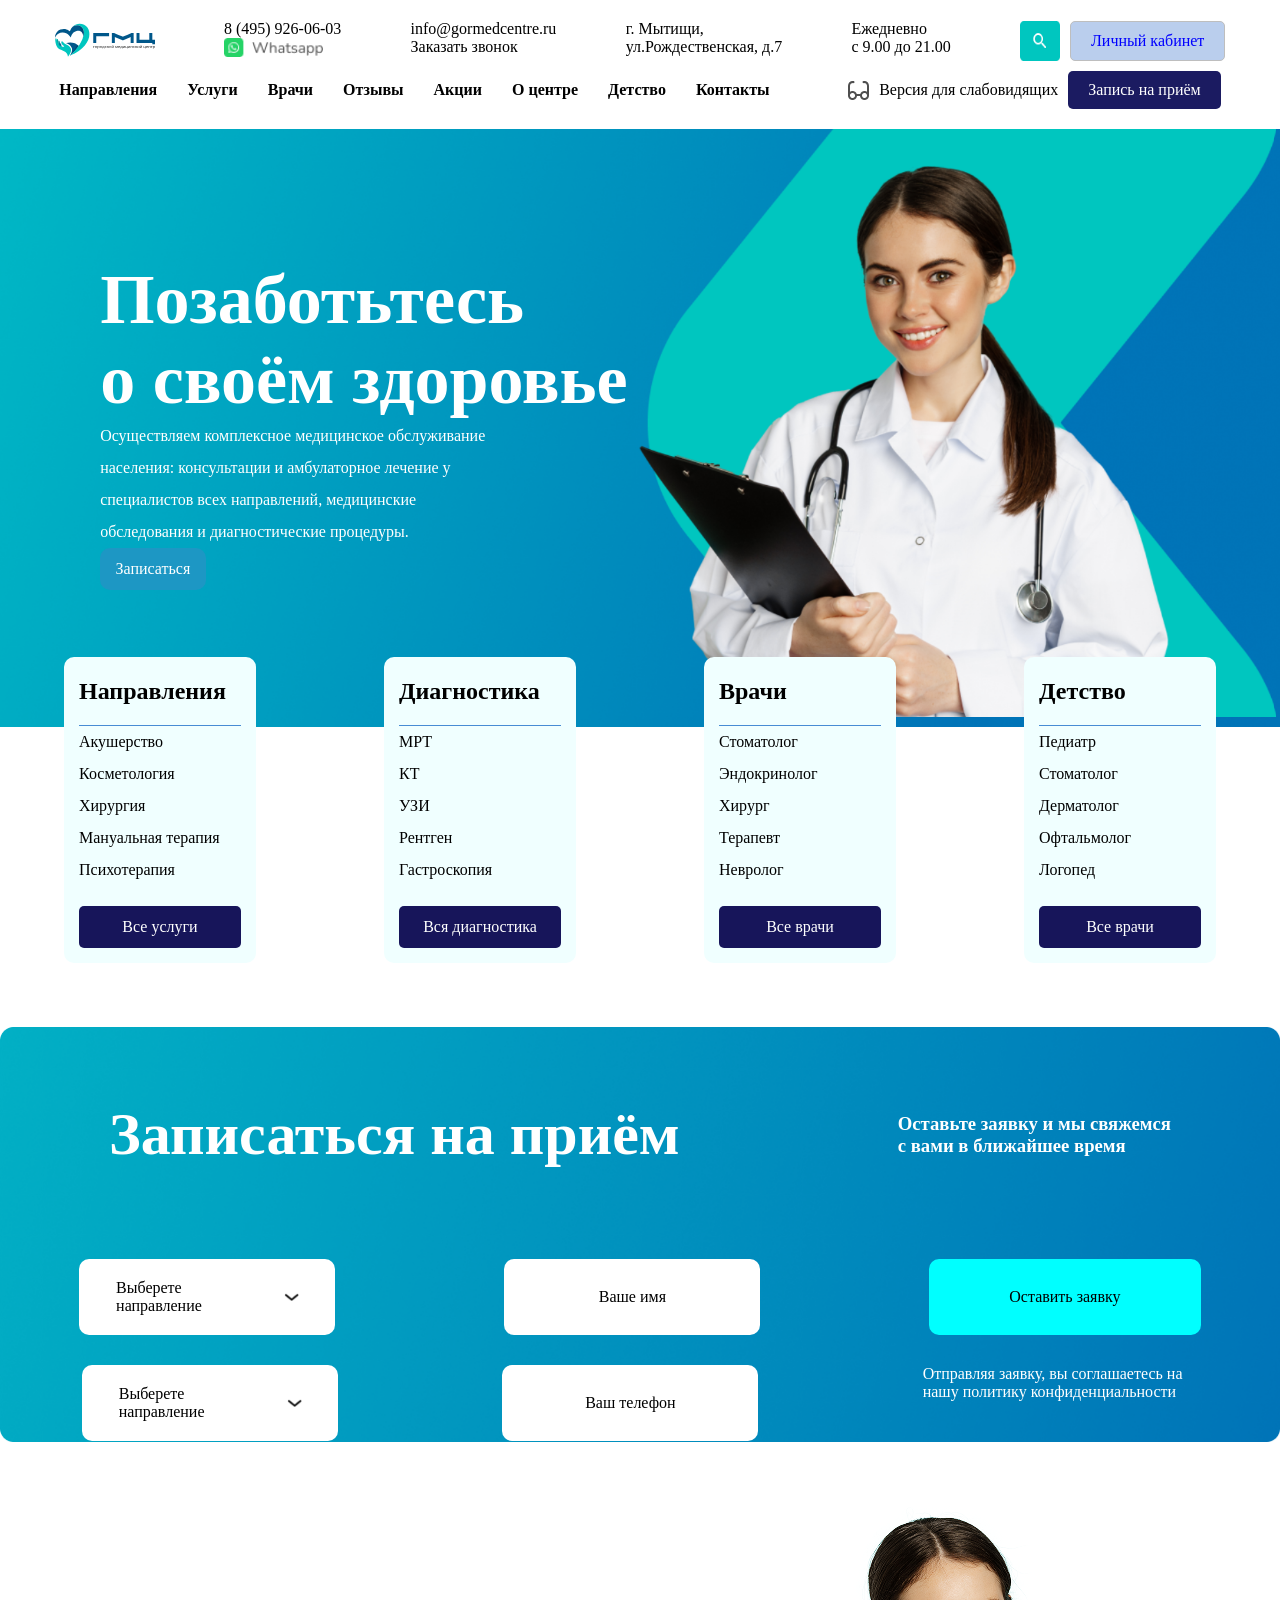
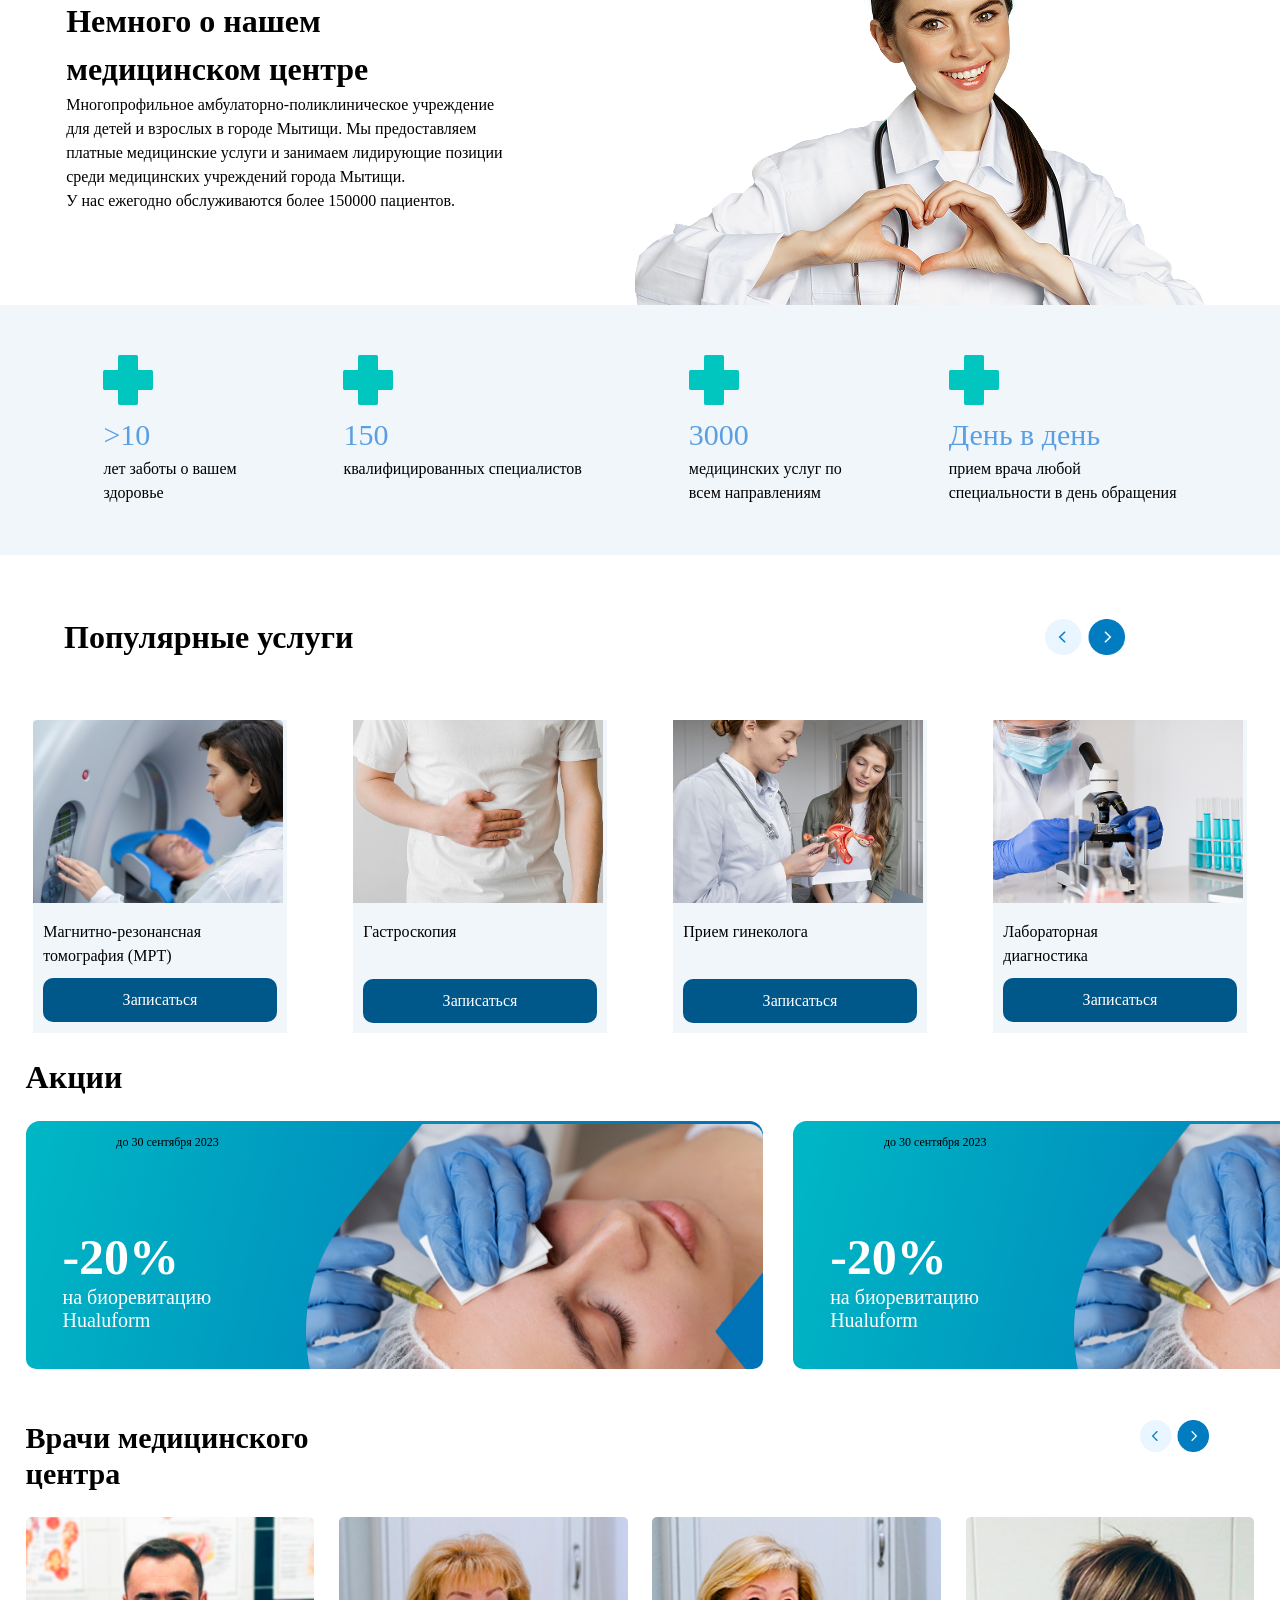
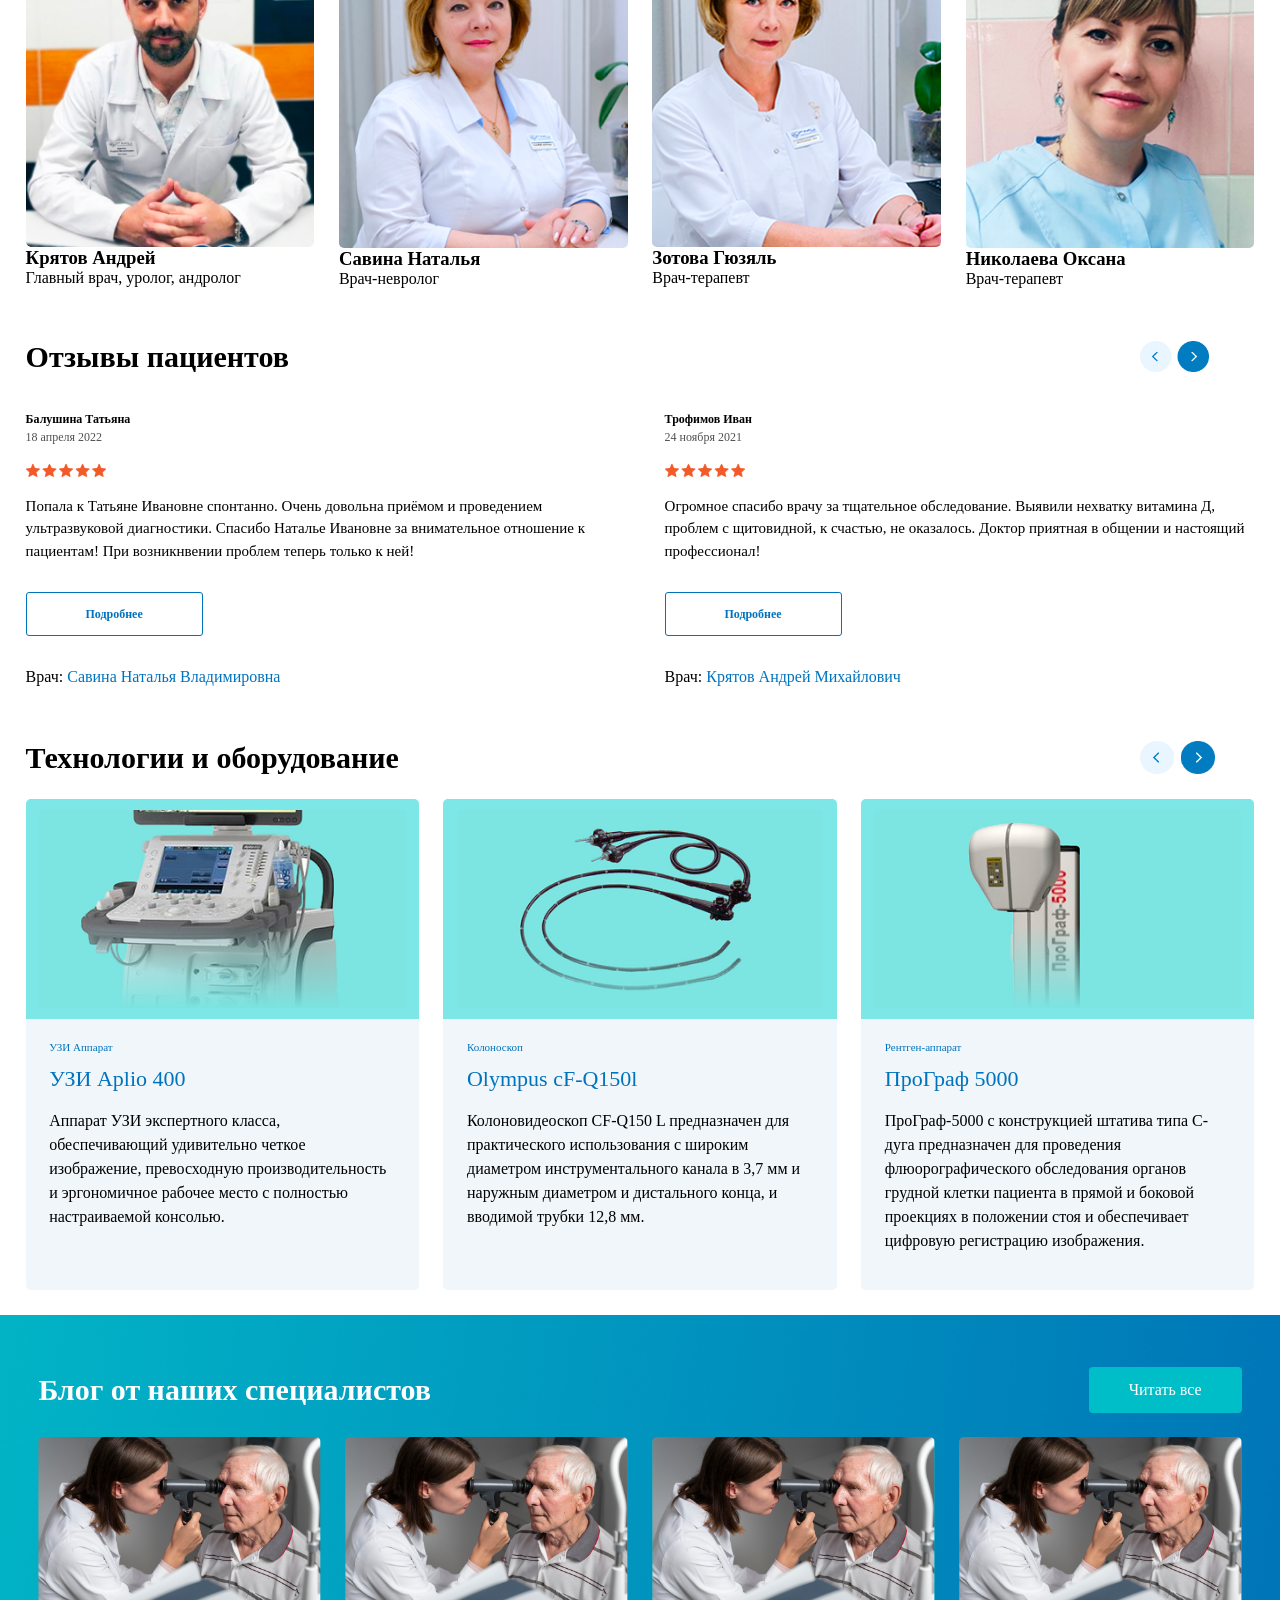
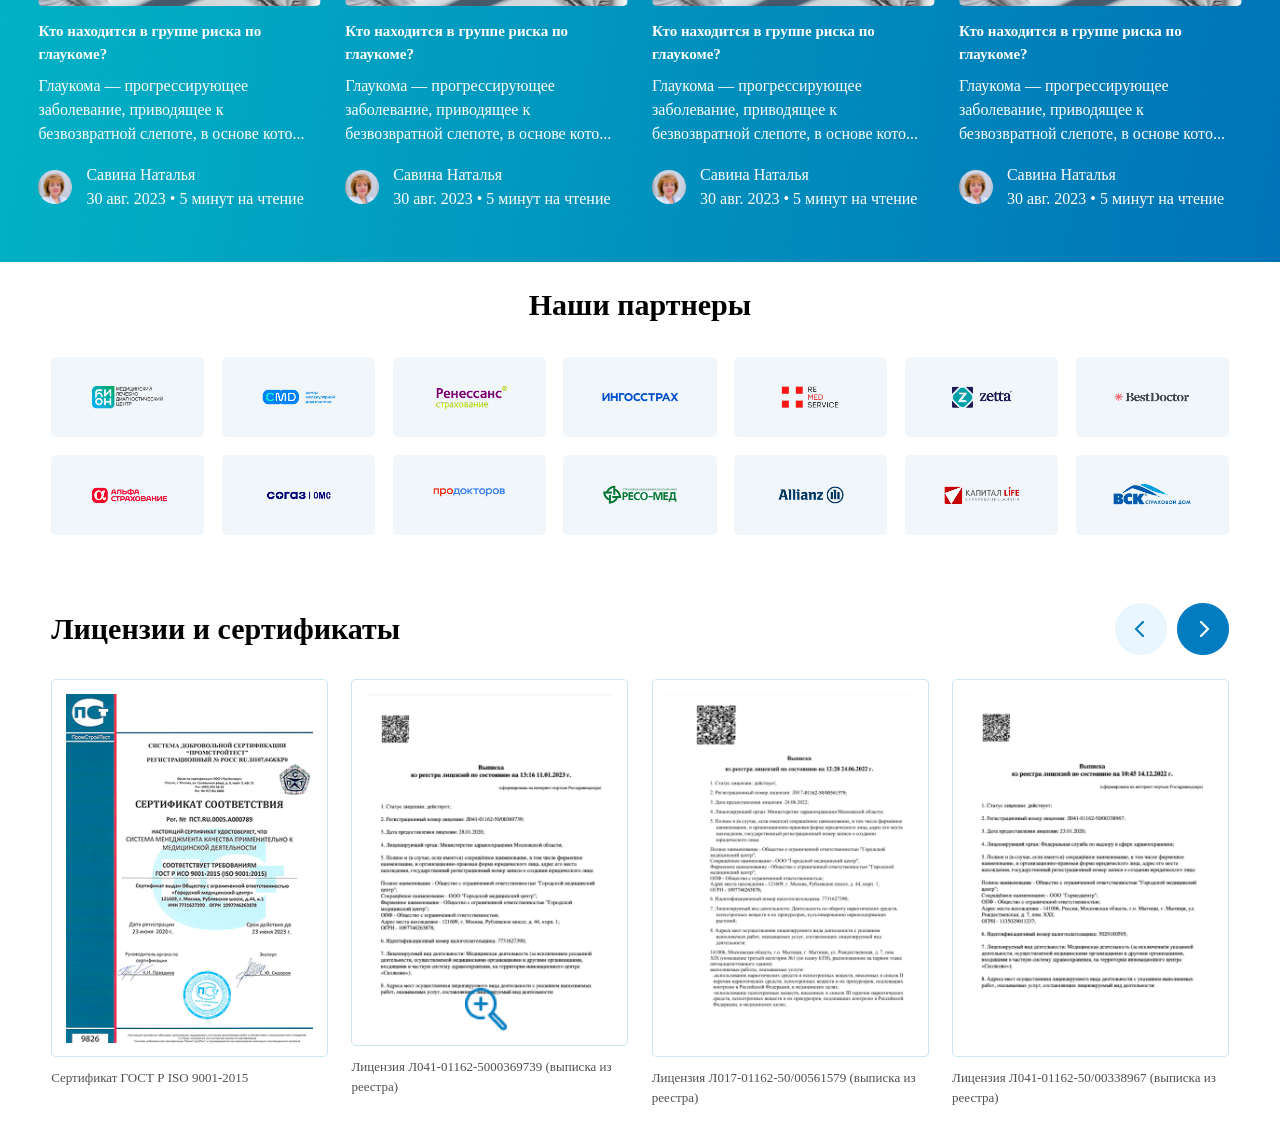
<file: index.html>
<!DOCTYPE html>
<html lang="en">

<head>
    <meta charset="UTF-8">
    <meta name="viewport" content="width=device-width, initial-scale=1.0">
    <title>Document</title>
    <link rel="stylesheet" href="./style.css">
</head>

<body>

    <div class="box1">
        <div class="div1">
            <img src="./img/logo.svg" alt="" width="100px">
            <div>
                <p>8 (495) 926-06-03</p><img src="./img/Whatsapp.png" alt="" width="100px">
            </div>
            <div>
                <p>info@gormedcentre.ru</p>
                <p>Заказать звонок</p>
            </div>
            <div>
                <p>г. Мытищи, <br>
                    ул.Рождественская, д.7</p>
            </div>
            <div>
                <p>Ежедневно <br>
                    с 9.00 до 21.00</p>
            </div>
            <div class="d1">
                <img src="./img/search.png" alt="" width="40px" height="40px">
                <p class="p1">Личный кабинет</p>
            </div>
        </div>
        <div class="div2">
            <div class="dv2">
                <h4>Направления</h4>
                <h4>Услуги</h4>
                <h4>Врачи</h4>
                <h4>Отзывы</h4>
                <h4>Акции</h4>
                <h4>O центре</h4>
                <h4>Детство</h4>
                <h4>Контакты</h4>
            </div>
            <div class="dv3">
                <img src="./img/icon.png" alt="">
                <p>Версия для слабовидящих</p>
                <p class="p2">Запись на приём</p>
            </div>
        </div>
    </div>
    <div class="div">
        <img src="./img/bg.png" alt="" width="100%">
    </div>
    <div class="box2">
        <div class="div3">
            <h1>Позаботьтесь <br> о своём здоровье</h1>
            <p>Осуществляем комплексное медицинское обслуживание <br> населения: консультации и амбулаторное лечение у
                <br>
                специалистов всех направлений, медицинские <br> обследования и диагностические процедуры.
            </p>
            <p class="p3">Записаться</p>
        </div>
        <div class="div4">
            <img src="./img/image.png" alt="" width="640px">
        </div>
    </div>

    <div class="box3">
        <div class="b1">
            <h2 class="h2">Направления</h2>
            <p>Акушерство</p>
            <p>Косметология</p>
            <p>Хирургия</p>
            <p>Мануальная терапия</p>
            <p>Психотерапия</p>
            <div>
                <p class="p4">Все услуги</p>
            </div>
        </div>

        <div class="b1">
            <h2 class="h2">Диагностика</h2>
            <p>МРТ</p>
            <p>КТ</p>
            <p>УЗИ</p>
            <p>Рентген</p>
            <p>Гастроскопия</p>
            <div>
                <p class="p4">Вся диагностика</p>
            </div>
        </div>

        <div class="b1">
            <h2 class="h2">Врачи</h2>
            <p>Стоматолог</p>
            <p>Эндокринолог</p>
            <p>Хирург</p>
            <p>Терапевт</p>
            <p>Невролог</p>
            <div>
                <p class="p4">Все врачи</p>
            </div>
        </div>

        <div class="b1">
            <h2 class="h2">Детство</h2>
            <p>Педиатр</p>
            <p>Стоматолог</p>
            <p>Дерматолог</p>
            <p>Офтальмолог</p>
            <p>Логопед</p>
            <div>
                <p class="p4">Все врачи</p>
            </div>
        </div>
    </div>

    <img src="./img/Rectangle 306.png" alt="" width="100%">

    <div class="box4">
        <div class="b2">
            <h1 style="font-size: 60px;">Записаться на приём</h1>
            <h3>Оставьте заявку и мы свяжемся <br> с вами в ближайшее время</h3>
        </div>
        <div class="div5">
            <div class="b3">
                <p>Выберете направление</p>
                <img src="./img/image copy.png" alt="" width="15px">
            </div>

            <div class="b3">
                <p>Ваше имя</p>
            </div>
            <div class="b5">
                <p>Оставить заявку</p>
            </div>

        </div>

        <div class="div6">
            <div class="b3">
                <p>Выберете направление</p>
                <img src="./img/image copy.png" alt="" width="15px">
            </div>
            <div class="b3">
                <p>Ваш телефон</p>
            </div>

            <div class="b6">
                <p style="color: white;">Отправляя заявку, вы соглашаетесь на нашу политику конфиденциальности</p>
            </div>
        </div>
    </div>

    <div class="box5">
        <div class="div7">
            <div class="b7">
                <h1>Немного о нашем <br> медицинском центре</h1>
                <p>Многопрофильное амбулаторно-поликлиническое учреждение <br> для детей и взрослых в городе Мытищи.
                    Мы предоставляем <br> платные медицинские услуги и занимаем лидирующие позиции <br> среди
                    медицинских
                    учреждений города Мытищи. <br> У нас ежегодно обслуживаются более 150000 пациентов.</p>
            </div>
            <img src="./img/image (3).png" alt="">
        </div>

        <div class="div8">
            <div class="b8">
                <img src="./img/cross.png" alt="">
                <p style="font-size: 30px; color: rgb(91, 159, 227);">>10</p>
                <p>лет заботы о вашем <br> здоровье</p>
            </div>

            <div class="b8">
                <img src="./img/cross.png" alt="">
                <p style="font-size: 30px; color: rgb(91, 159, 227);">150</p>
                <p>квалифицированных специалистов</p>
            </div>

            <div class="b8">
                <img src="./img/cross.png" alt="">
                <p style="font-size: 30px; color: rgb(91, 159, 227);">3000</p>
                <p>медицинских услуг по <br> всем направлениям</p>
            </div>

            <div class="b8">
                <img src="./img/cross.png" alt="">
                <p style="font-size: 30px; color: rgb(91, 159, 227);">День в день</p>
                <p>прием врача любой <br> специальности в день обращения</p>
            </div>
        </div>
    </div>

    <div class="box6">
        <div class="di1">
            <h1>Популярные услуги</h1>
            <img src="./img/Slider Buttons.png" alt="" width="80px">
        </div>

        <div class="di">

            <div class="di2">
                <img src="./img/image (4).png" alt="" width="250px">
                <p>Магнитно-резонансная <br> томография (МРТ)</p>
                <p class="p5">Записаться</p>
            </div>

            <div class="di2">
                <img src="./img/close-up-patient-with-stomachache 1.png" alt="" width="250px">
                <p>Гастроскопия</p>
                <p class="p5 p">Записаться</p>
            </div>

            <div class="di2">
                <img src="./img/medium-shot-doctor-explaining-anatomic-model 1.png" alt="" width="250px">
                <p>Прием гинеколога</p>
                <p class="p5 p">Записаться</p>
            </div>

            <div class="di2">
                <img src="./img/woman-working-laborator 1.png" alt="" width="250px">
                <p>Лабораторная <br> диагностика</p>
                <p class="p5">Записаться</p>
            </div>
        </div>
    </div>

    <div class="box7">
        <h1 class="n0">Акции</h1>
        <div class="n8">
            <div class="n1">
                <img class="n2" src="./img/bg (1).png" alt="">
                <img class="n3" src="./img/image (6).png" alt="">
                <div class="n4">
                    <p class="n5">до 30 сентября 2023</p>
                    <h1 class="n6">-20%</h1>
                    <p class="n7">на биоревитацию<br>Hualuform</p>
                </div>
            </div>

            <div class="n1">
                <img class="n2" src="./img/bg (1).png" alt="">
                <img class="n3" src="./img/image (6).png" alt="">
                <div class="n4">
                    <p class="n5">до 30 сентября 2023</p>
                    <h1 class="n6">-20%</h1>
                    <p class="n7">на биоревитацию<br>Hualuform</p>
                </div>
            </div>
        </div>
    </div>

    <div class="box8">
        <div class="v1">
            <h1 class="v2">Врачи медицинского<br>центра</h1>
            <div class="v3">
                <img src="./img/Slider Buttons.png" alt="" width="60%">
            </div>
        </div>

        <div class="v6">
            <div class="v7">
                <img src="./img/photo.png" alt="">
                <h3>Крятов Андрей</h3>
                <p>Главный врач, уролог, андролог</p>
            </div>

            <div class="v7">
                <img src="./img/image 47.png" alt="">
                <h3>Савина Наталья</h3>
                <p>Врач-невролог</p>
            </div>

            <div class="v7">
                <img src="./img/image 46.png" alt="">
                <h3>Зотова Гюзяль</h3>
                <p>Врач-терапевт</p>
            </div>

            <div class="v7">
                <img src="./img/image 8.png" alt="">
                <h3>Николаева Оксана</h3>
                <p>Врач-терапевт</p>
            </div>
        </div>
    </div>

    <div class="box9">
        <div class="r1">
            <h1 class="r2">Отзывы пациентов</h1>
            <div class="r3">
                <img class="r4" src="./img/Slider Buttons.png" alt="" width="60%">
            </div>
        </div>

        <div class="r5">
            <div class="r6">
                <h4>Балушина Татьяна</h4>
                <p>18 апреля 2022</p>
                <img class="r7" src="./img/Stars.png" alt="">
                <p>Попала к Татьяне Ивановне спонтанно. Очень довольна приёмом и проведением ультразвуковой диагностики.
                    Спасибо Наталье Ивановне за внимательное отношение к пациентам! При возникнвении проблем теперь
                    только к ней!</p>
                <div class="r8">Подробнее</div>
                <p>Врач: <span>Савина Наталья Владимировна</span></p>
            </div>

            <div class="r6">
                <h4>Трофимов Иван</h4>
                <p>24 ноября 2021</p>
                <img class="r7" src="./img/Stars.png" alt="">
                <p>Огромное спасибо врачу за тщательное обследование. Выявили нехватку витамина Д, проблем с щитовидной,
                    к счастью, не оказалось. Доктор приятная в общении и настоящий профессионал!</p>
                <div class="r8">Подробнее</div>
                <p>Врач: <span>Крятов Андрей Михайлович</span></p>
            </div>
        </div>
    </div>

    <div class="box10">
        <div class="t1">
            <h1 class="t2">Технологии и оборудование</h1>
            <div class="t3">
                <img src="./img/Slider Buttons.png" alt="" width="65%">
            </div>
        </div>

        <div class="t5">
            <div class="t6">
                <div class="t7">
                    <img src="./img/УЗИ Aplio 400 (1).png" alt="">
                </div>
                <div class="t8">
                    <p>УЗИ Аппарат</p>
                    <h3>УЗИ Aplio 400</h3>
                    <p>Аппарат УЗИ экспертного класса, обеспечивающий удивительно четкое изображение, превосходную
                        производительность и эргономичное рабочее место с полностью настраиваемой консолью.</p>
                </div>
            </div>

            <div class="t6">
                <div class="t7">
                    <img src="./img/Колоноскоп Olympus cF-Q150l.png" alt="">
                </div>
                <div class="t8">
                    <p>Колоноскоп</p>
                    <h3>Olympus cF-Q150l</h3>
                    <p>Колоновидеоскоп CF-Q150 L предназначен для практического использования с широким диаметром
                        инструментального канала в 3,7 мм и наружным диаметром и дистального конца, и вводимой трубки
                        12,8 мм.</p>
                </div>
            </div>

            <div class="t6">
                <div class="t7">
                    <img src="./img/ПроГраф 5000.png" alt="">
                </div>
                <div class="t8">
                    <p>Рентген-аппарат</p>
                    <h3>ПроГраф 5000</h3>
                    <p>ПроГраф-5000 с конструкцией штатива типа С-дуга предназначен для проведения флюорографического
                        обследования органов грудной клетки пациента в прямой и боковой проекциях в положении стоя и
                        обеспечивает цифровую регистрацию изображения.</p>
                </div>
            </div>
        </div>
    </div>

    <div class="box11">
        <img class="g1" src="./img/bg (2).png" alt="" width="100%">
        <div class="g2">
            <div class="g3">
                <h1 class="g4">Блог от наших специалистов</h1>
                <div class="g5">Читать все</div>
            </div>

            <div class="g6">
                <div class="g7">
                    <img src="./img/image copy 2.png" alt="">
                    <h3>Кто находится в группе риска по глаукоме?</h3>
                    <p>Глаукома — прогрессирующее заболевание, приводящее к безвозвратной слепоте, в основе кото...</p>
                    <div class="g8">
                        <img src="./img/image copy 3.png" alt="">
                        <div>
                            <p>Савина Наталья</p>
                            <p>30 авг. 2023 • 5 минут на чтение</p>
                        </div>
                    </div>
                </div>

                <div class="g7">
                    <img src="./img/image copy 2.png" alt="">
                    <h3>Кто находится в группе риска по глаукоме?</h3>
                    <p>Глаукома — прогрессирующее заболевание, приводящее к безвозвратной слепоте, в основе кото...</p>
                    <div class="g8">
                        <img src="./img/image copy 3.png" alt="">
                        <div>
                            <p>Савина Наталья</p>
                            <p>30 авг. 2023 • 5 минут на чтение</p>
                        </div>
                    </div>
                </div>

                <div class="g7">
                    <img src="./img/image copy 2.png" alt="">
                    <h3>Кто находится в группе риска по глаукоме?</h3>
                    <p>Глаукома — прогрессирующее заболевание, приводящее к безвозвратной слепоте, в основе кото...</p>
                    <div class="g8">
                        <img src="./img/image copy 3.png" alt="">
                        <div>
                            <p>Савина Наталья</p>
                            <p>30 авг. 2023 • 5 минут на чтение</p>
                        </div>
                    </div>
                </div>

                <div class="g7">
                    <img src="./img/image copy 2.png" alt="">
                    <h3>Кто находится в группе риска по глаукоме?</h3>
                    <p>Глаукома — прогрессирующее заболевание, приводящее к безвозвратной слепоте, в основе кото...</p>
                    <div class="g8">
                        <img src="./img/image copy 3.png" alt="">
                        <div>
                            <p>Савина Наталья</p>
                            <p>30 авг. 2023 • 5 минут на чтение</p>
                        </div>
                    </div>
                </div>
            </div>
        </div>
    </div>

    <div class="box12">
        <h1 class="m1">Наши партнеры</h1>

        <div class="m2">
            <div class="m3"><img src="./img/logo_1.png" alt=""></div>
            <div class="m3"><img src="./img/logo_2.png" alt=""></div>
            <div class="m3"><img src="./img/logo_3.png" alt=""></div>
            <div class="m3"><img src="./img/logo_4.png" alt=""></div>
            <div class="m3"><img src="./img/logo_5.png" alt=""></div>
            <div class="m3"><img src="./img/logo_6.png" alt=""></div>
            <div class="m3"><img src="./img/logo_7.png" alt=""></div>
        </div>

        <div class="m2">
            <div class="m3"><img src="./img/logo_8.png" alt=""></div>
            <div class="m3"><img src="./img/logo_9.png" alt=""></div>
            <div class="m3"><img src="./img/logo_10.png" alt=""></div>
            <div class="m3"><img src="./img/logo_11.png" alt=""></div>
            <div class="m3"><img src="./img/logo_12.png" alt=""></div>
            <div class="m3"><img src="./img/logo_13.png" alt=""></div>
            <div class="m3"><img src="./img/logo_14.png" alt=""></div>
        </div>
    </div>

    <div class="box13">
    <div class="l1">
        <h1 class="l2">Лицензии и сертификаты</h1>
        <div class="l3">
            <img src="./img/Slider Buttons.png" alt="">
        </div>
    </div>

    <div class="l5">
        <div class="l6">
            <div class="l7">
                <img src="./img/image (7).png" alt="">
            </div>
            <p>Сертификат ГОСТ Р ISO 9001-2015</p>
        </div>

        <div class="l6">
            <div class="l7">
                <img src="./img/image (9).png" alt="">
                <img class="l8" src="./img/icon-increase.png" alt="">
            </div>
            <p>Лицензия Л041-01162-5000369739 (выписка из реестра)</p>
        </div>

        <div class="l6">
            <div class="l7">
                <img src="./img/image (10).png" alt="">
            </div>
            <p>Лицензия Л017-01162-50/00561579 (выписка из реестра)</p>
        </div>

        <div class="l6">
            <div class="l7">
                <img src="./img/image (11).png" alt="">
            </div>
            <p>Лицензия Л041-01162-50/00338967 (выписка из реестра)</p>
        </div>
    </div>
</div>
</body>

</html>
</file>
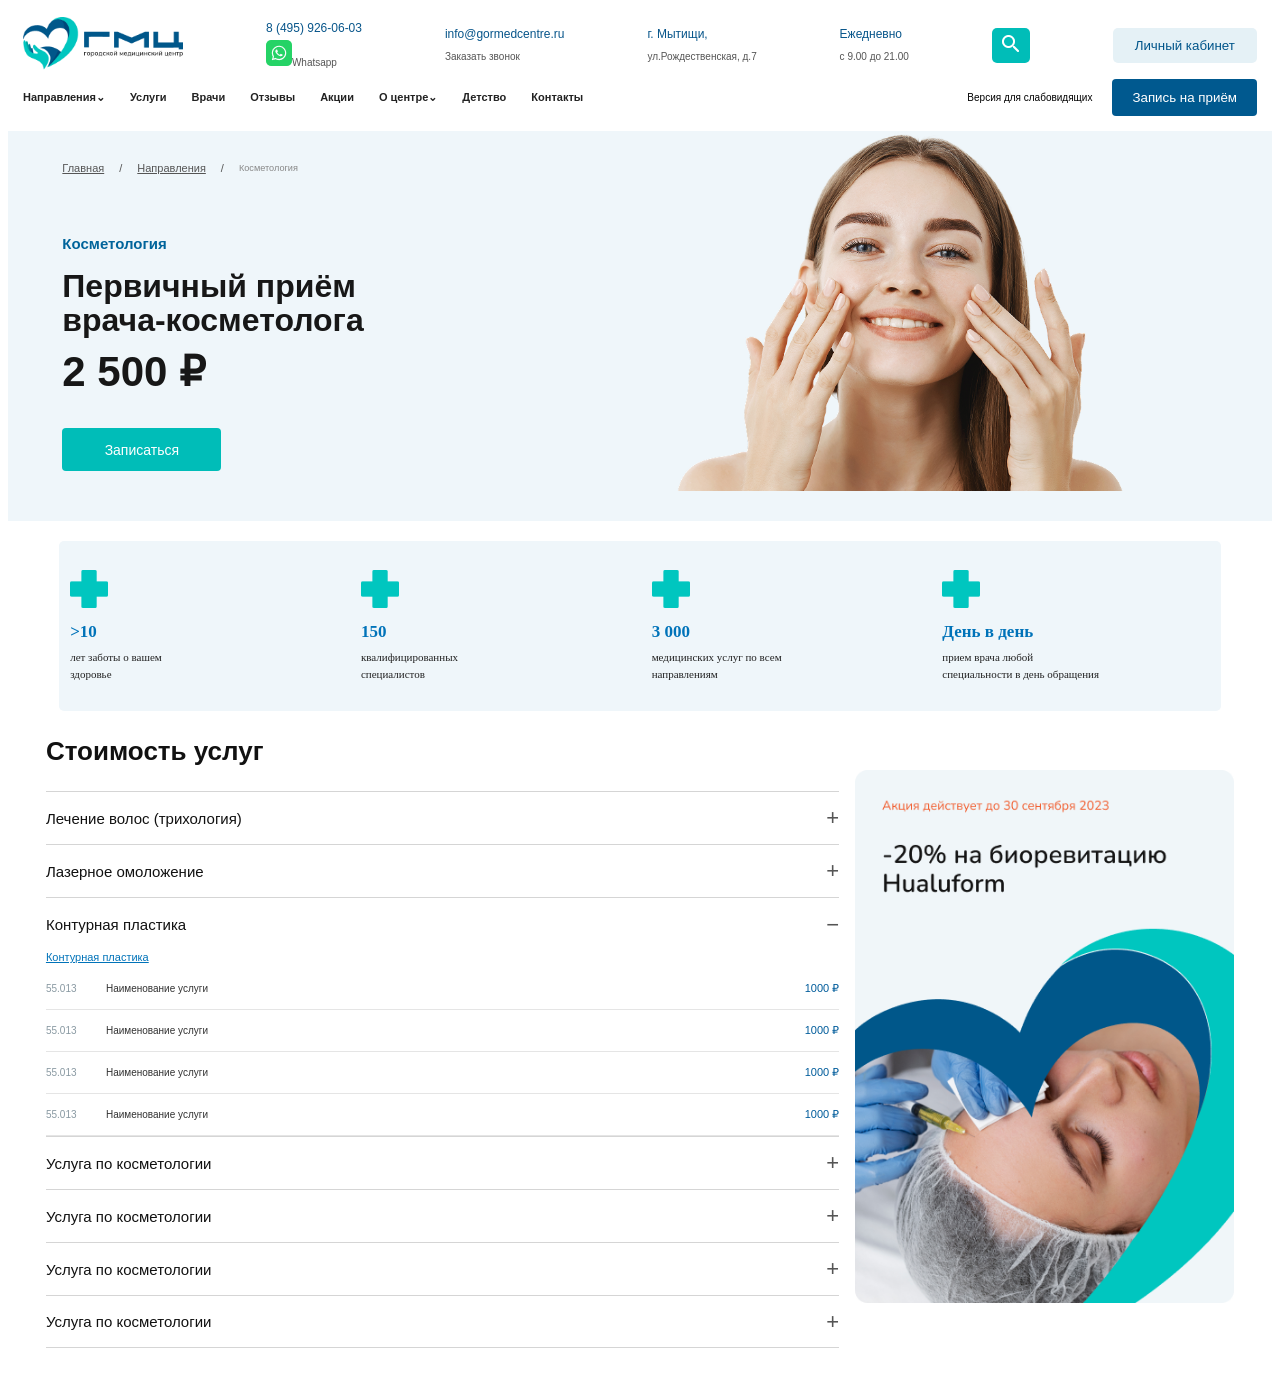
<file: barakatulo/b.html>
<!DOCTYPE html>
<html lang="en">
<head>
    <meta charset="UTF-8">
    <meta name="viewport" content="width=device-width, initial-scale=1.0">
    <title>Document</title>
    <link rel="stylesheet" href="b.css">
</head>
<body>
    <div class="k1">
    <div class="k2">
        <div class="k3">
            <img src="./logo (2).png" alt="">
        </div>
        <div class="k4">
            <p>8 (495) 926-06-03</p>
            <small><img src="./button — копия.png" alt="">Whatsapp</small>
        </div>
        <div class="k5">
            <p>info@gormedcentre.ru</p>
            <small>Заказать звонок</small>
        </div>
        <div class="k6">
            <p>г. Мытищи,</p>
            <small>ул.Рождественская, д.7</small>
        </div>
        <div class="k7">
            <p>Ежедневно</p>
            <small>с 9.00 до 21.00</small>
        </div>
        <button class="k8"><img src="./linear.png" alt=""></button>
        <button class="k9">Личный кабинет</button>
    </div>
    <div class="k10">
        <div class="k11">
            <p>Направления⌄</p>
            <p>Услуги</p>
            <p>Врачи</p>
            <p>Отзывы</p>
            <p>Акции</p>
            <p>О центре⌄</p>
            <p>Детство</p>
            <p>Контакты</p>
        </div>
        <div class="k12">
            <p> Версия для слабовидящих</p>
            <button>Запись на приём</button>
        </div>
    </div>
</div>
<div class="k13">
    <div class="k14">
        <p>Главная</p>
        <span>/</span>
        <p>Направления</p>
        <span>/</span>
        <small>Косметология</small>
    </div>
    <div class="k15">
        <div class="k16">
            <p>Косметология</p>
            <h1>Первичный приём<br>
                врача-косметолога
            </h1>
            <h2>2 500 ₽</h2>
            <button>Записаться</button>
        </div>
        <div class="k17">
            <img src="./Layer 0 1.png" alt="">
        </div>
    </div>
</div>
<div class="k19">

    <div class="k20">
        <img src="./cross.png" alt="">
        <h2>>10</h2>
        <p>лет заботы о вашем<br> здоровье</p>
    </div>

    <div class="k20">
        <img src="./cross.png" alt="">
        <h2>150</h2>
        <p>квалифицированных<br> специалистов</p>
    </div>

    <div class="k20">
        <img src="./cross.png" alt="">
        <h2>3 000</h2>
        <p>медицинских услуг по всем<br> направлениям</p>
    </div>
    <div class="k20">
        <img src="./cross.png" alt="">
        <h2>День в день</h2>
        <p>прием врача любой<br> специальности в день обращения</p>
    </div>
</div>
<div class="k22">
    <div class="k23">
        <h1>Стоимость услуг</h1>
        <div class="k24">
            <p>Лечение волос (трихология)</p>
            <span>+</span>
        </div>
        <div class="k24">
            <p>Лазерное омоложение</p>
            <span>+</span>
        </div>
        <div class="k25">
            <div class="k24">
                <p>Контурная пластика</p>
                <span>−</span>
            </div>
            <a href="#">Контурная пластика</a>
            <div class="k26">
                <span>55.013</span>
                <p>Наименование услуги</p>
                <strong>1000 ₽</strong>
            </div>
            <div class="k26">
                <span>55.013</span>
                <p>Наименование услуги</p>
                <strong>1000 ₽</strong>
            </div>
            <div class="k26">
                <span>55.013</span>
                <p>Наименование услуги</p>
                <strong>1000 ₽</strong>
            </div>
            <div class="k26">
                <span>55.013</span>
                <p>Наименование услуги</p>
                <strong>1000 ₽</strong>
            </div>
        </div>
        <div class="k24">
            <p>Услуга по косметологии</p>
            <span>+</span>
        </div>
        <div class="k24">
            <p>Услуга по косметологии</p>
            <span>+</span>
        </div>
        <div class="k24">
            <p>Услуга по косметологии</p>
            <span>+</span>
        </div>
        <div class="k24">
            <p>Услуга по косметологии</p>
            <span>+</span>
        </div>
    </div>
    <div class="k27">
        <img src="./Group 9289.png" alt="Акция">
    </div>
</div>
</body>
</html>
</file>
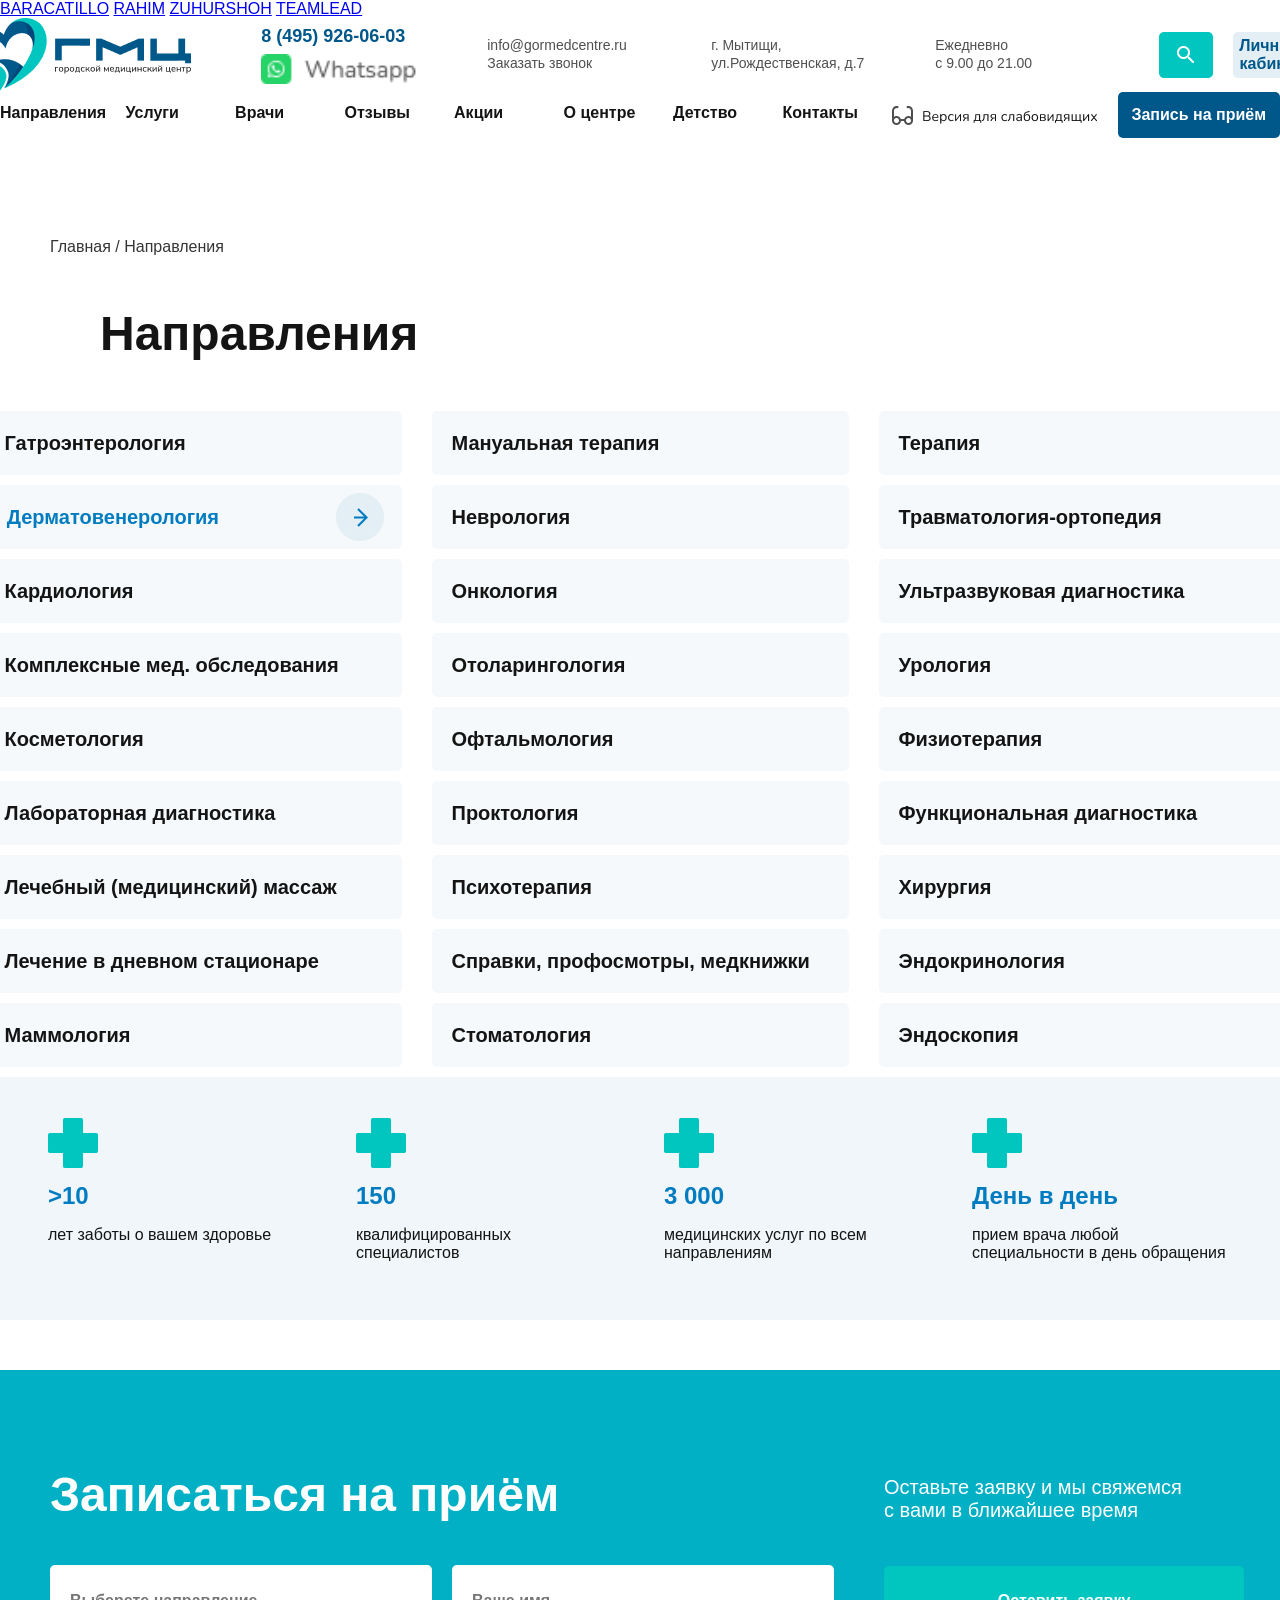
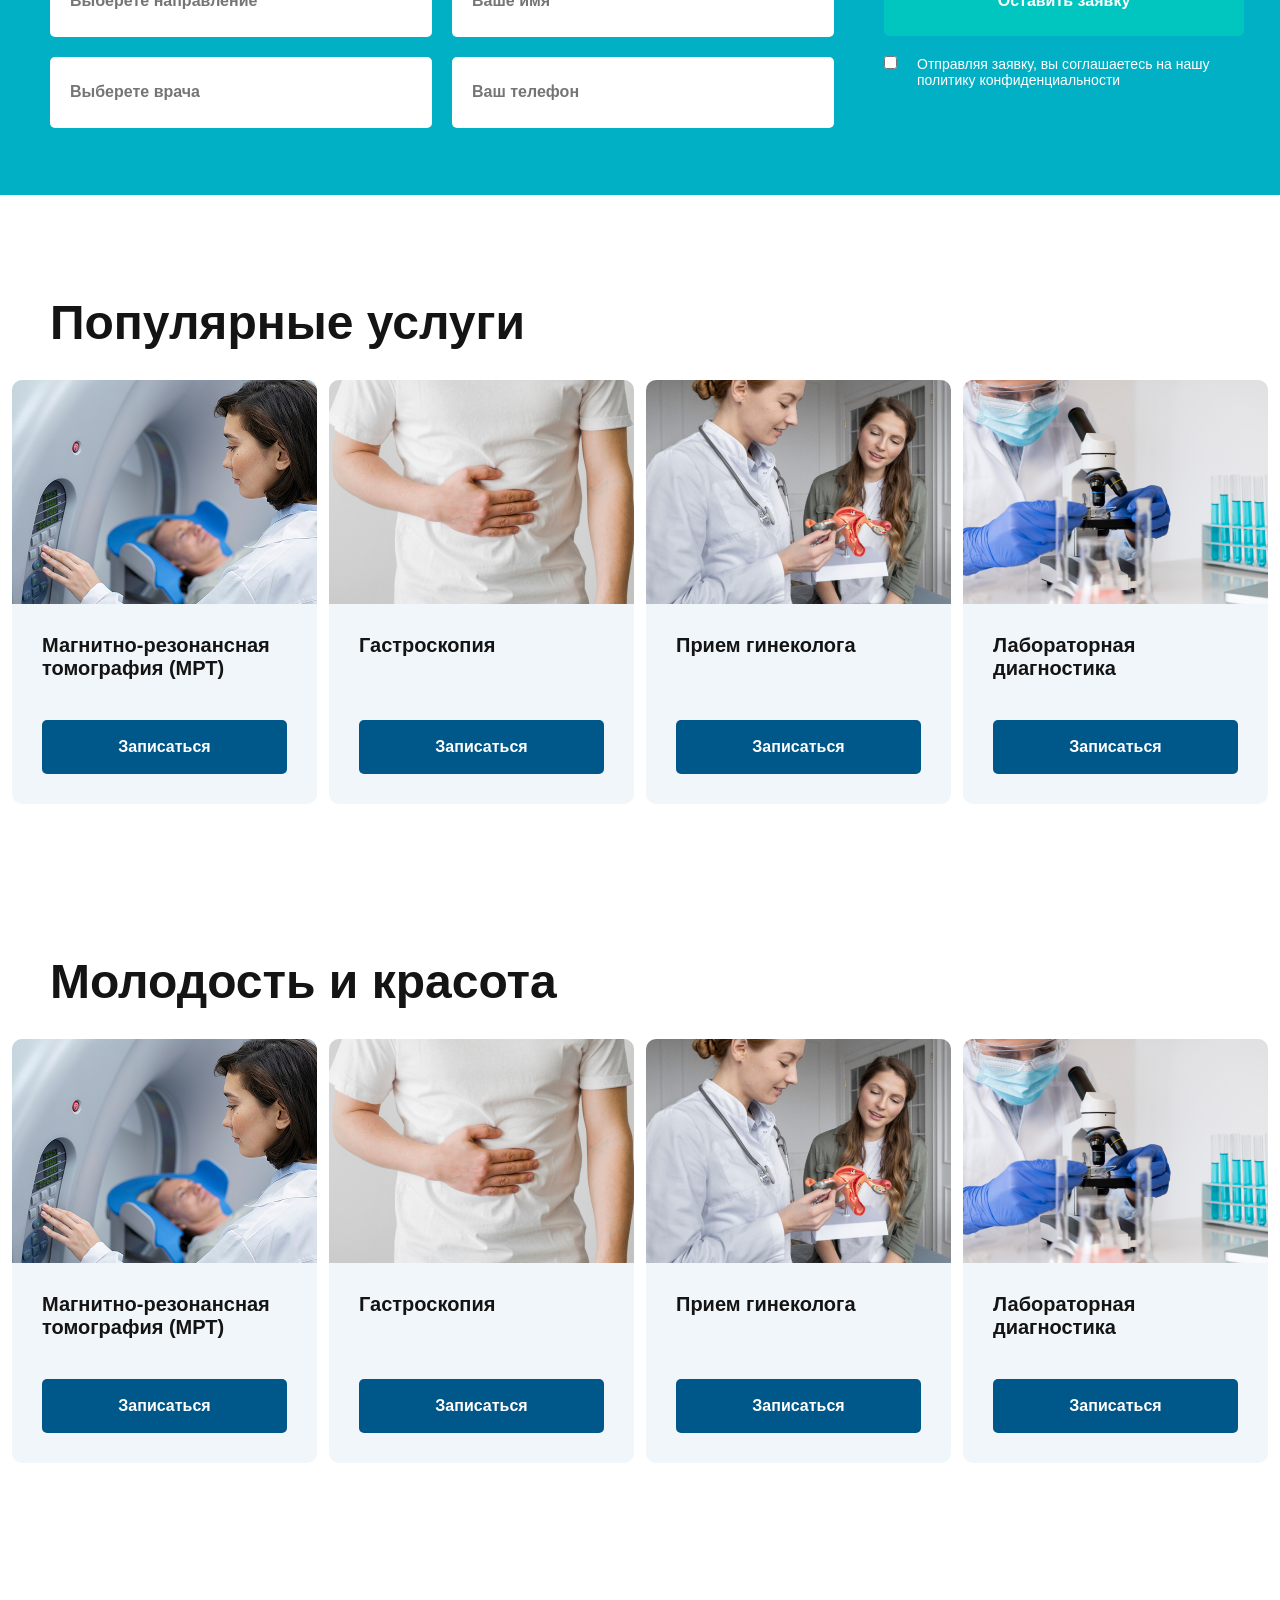
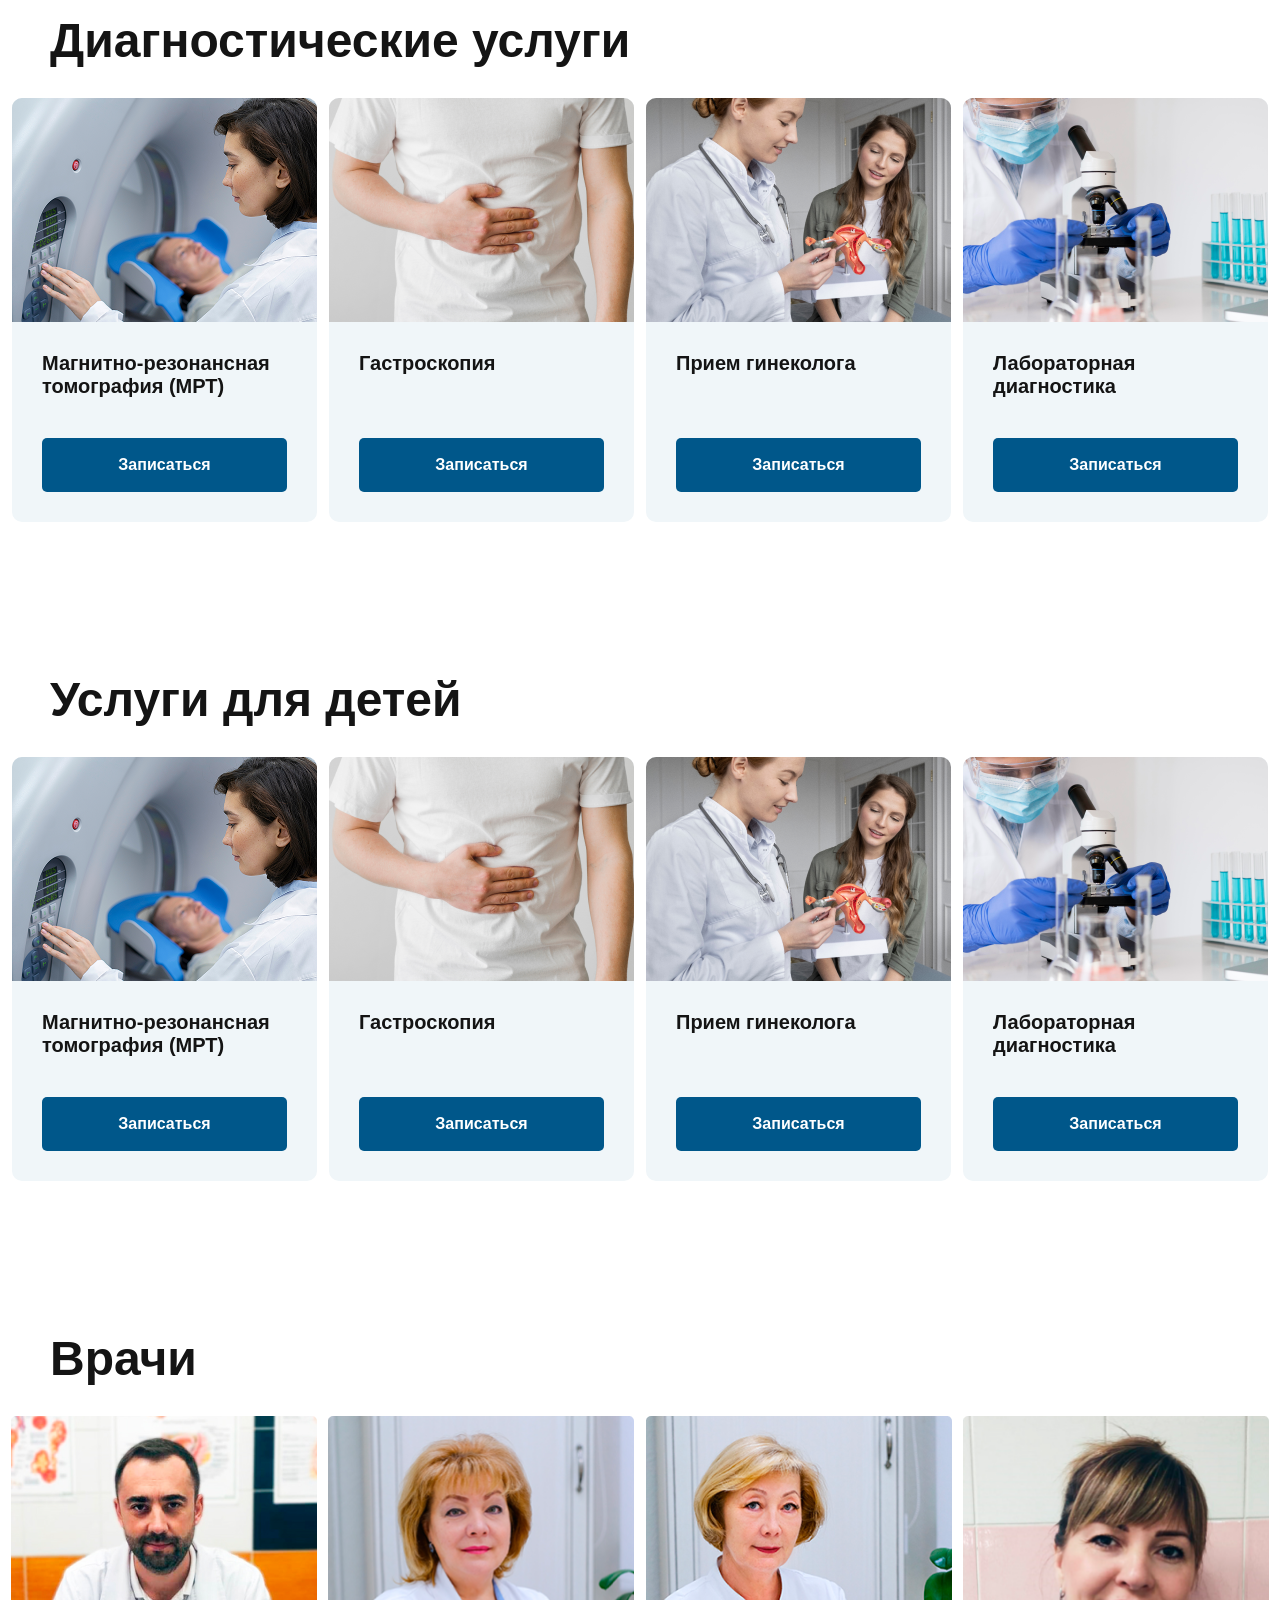
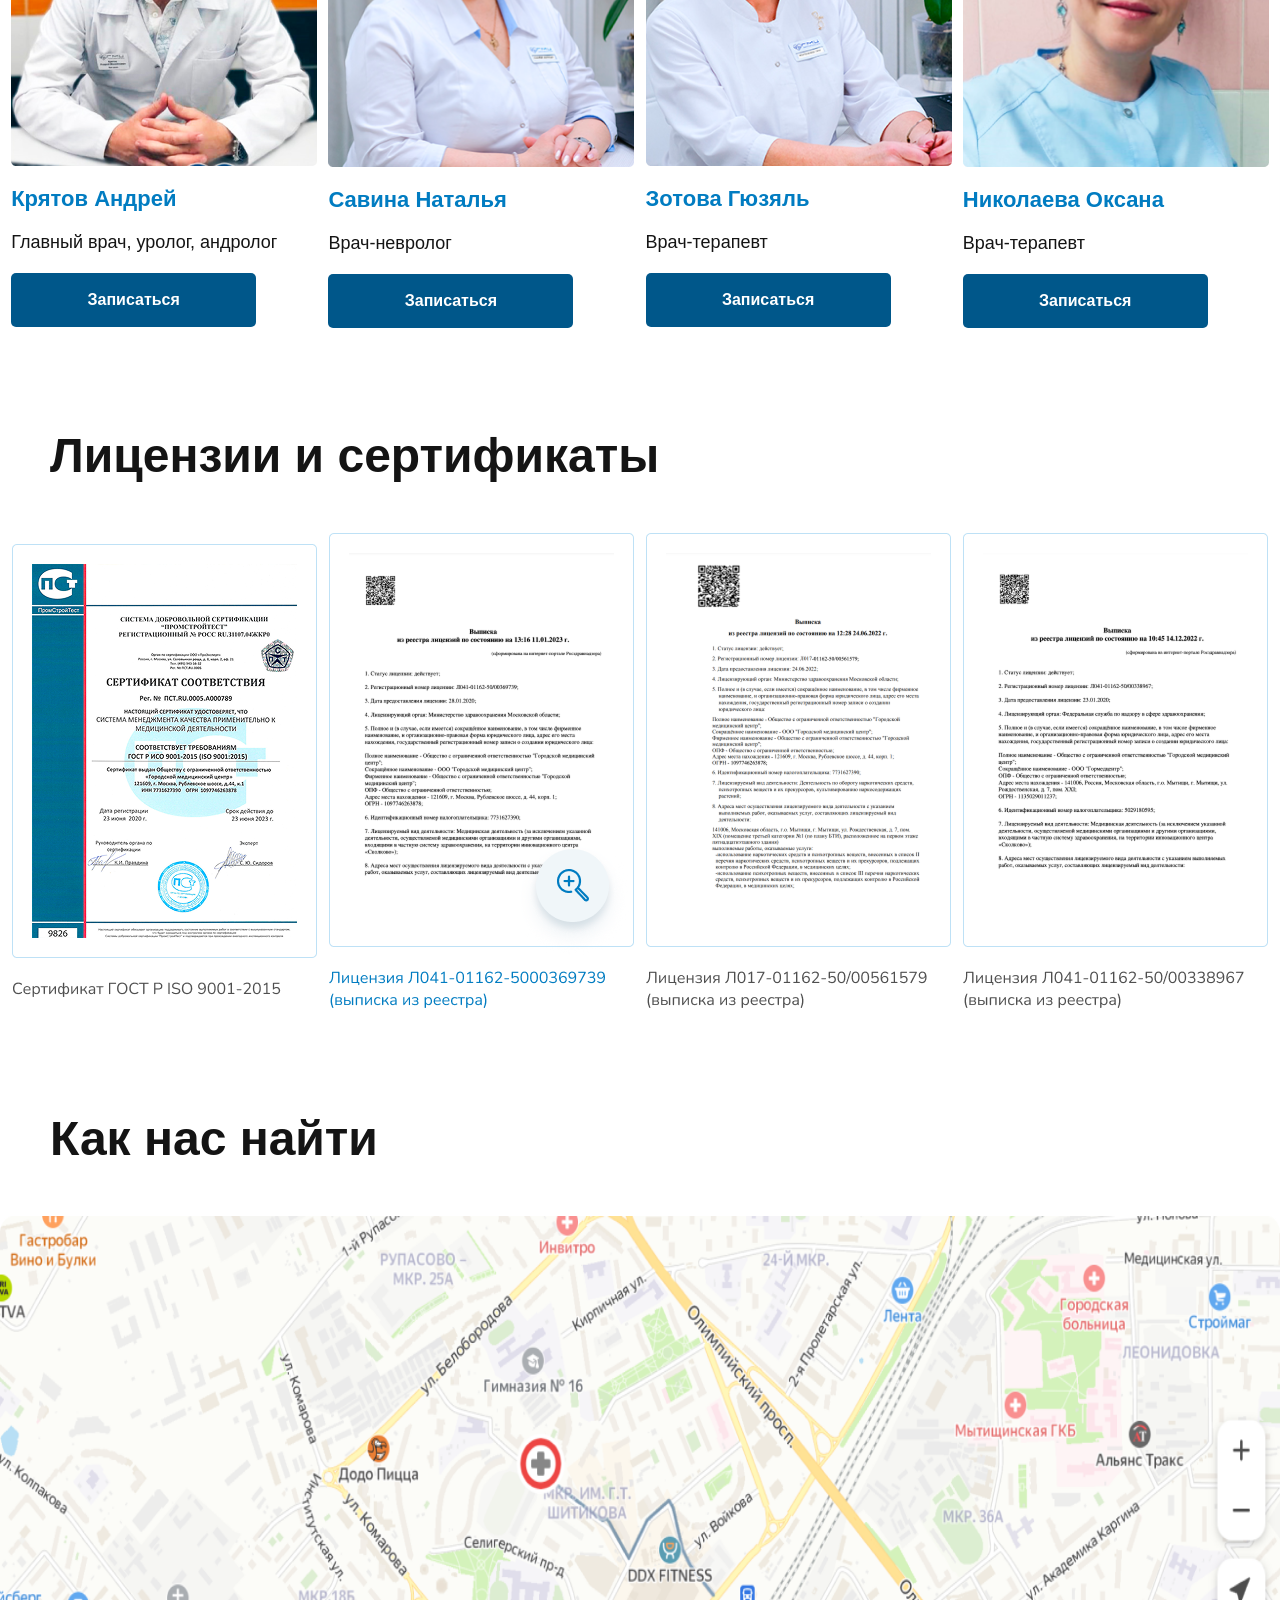
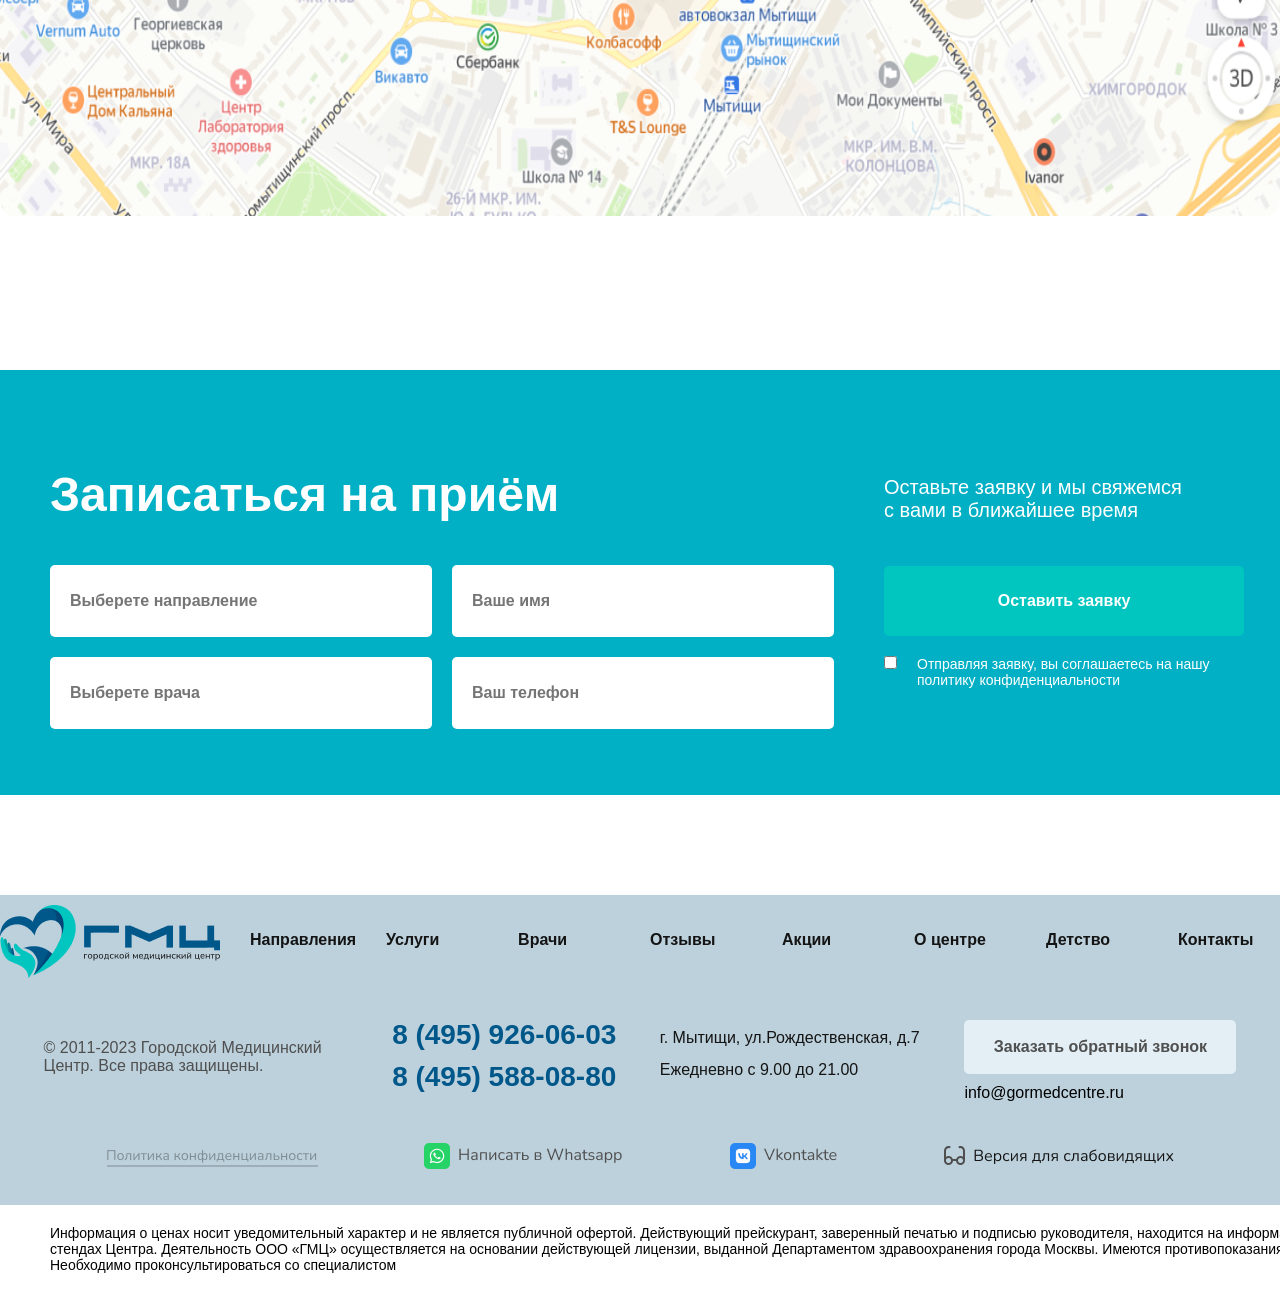
<file: maga/m.html>
<!DOCTYPE html>
<html lang="en">
<head>
    <meta charset="UTF-8">
    <meta name="viewport" content="width=device-width, initial-scale=1.0">
    <title>Document</title>
    <link rel="stylesheet" href="./m.css">
</head>
<body>
    <a href="../barakatulo/b.html">BARACATILLO</a>
    <a href="../rahmatullo/r.html">RAHIM</a>
    <a href="../Zuhurwo/z.html">ZUHURSHOH</a>
    <a href="../index.html">TEAMLEAD</a>


    <div class="box1">
        <div class="div1box1">
            <img src="./imagesmaga/logo.png" alt="">
            <div class="d1">
                <p class="p1">8 (495) 926-06-03</p>
                <img src="./imagesmaga/Whatsapp.png" alt="">
            </div>

            <div class="d1">
                <p class="p2">info@gormedcentre.ru</p>
                <p class="p2">Заказать звонок</p>
            </div>

            <div class="d1">
                <p class="p2">г. Мытищи,</p>
                <p class="p2">ул.Рождественская, д.7</p>
            </div>
            
            <div class="d1">
                <p class="p2">Ежедневно</p>
                <p class="p2">с 9.00 до 21.00</p>
            </div>

            <img src="./imagesmaga/search.png" alt="" class="img1">
            <button class="bt1">Личный кабинет</button>
        </div>

        <div class="div2box1">
            <p class="p3">Направления</p>
            <p class="p3">Услуги</p>
            <p class="p3">Врачи</p>
            <p class="p3">Отзывы</p>
            <p class="p3">Акции</p>
            <p class="p3">О центре</p>
            <p class="p3">Детство</p>
            <p class="p3">Контакты</p>
            <img src="./imagesmaga/mode.png" alt="">
            <button class="bt2">Запись на приём</button>
        </div>
    </div>




    <p class="p4">Главная / Направления</p>
    <h1 class="h2">Направления</h1>

    <div class="box2">
        <div>
            <div class="dd">
                <h1 class="hh">Гатроэнтерология</h1>
            </div>

            <div class="dd dd1">
                <h1 class="hh hh1">Дерматовенерология</h1>
                <img src="./imagesmaga/hover.png" alt="">
            </div>

            <div class="dd">
                <h1 class="hh">Кардиология</h1>
            </div>

            <div class="dd">
                <h1 class="hh">Комплексные мед. обследования</h1>
            </div>

            <div class="dd">
                <h1 class="hh">Косметология</h1>
            </div>

            <div class="dd">
                <h1 class="hh">Лабораторная диагностика</h1>
            </div>

            <div class="dd">
                <h1 class="hh">Лечебный (медицинский) массаж</h1>
            </div>

            <div class="dd">
                <h1 class="hh">Лечение в дневном стационаре</h1>
            </div>

            <div class="dd">
                <h1 class="hh">Маммология</h1>
            </div>
        </div>


        <div>
            <div class="dd">
                <h1 class="hh">Мануальная терапия</h1>
            </div>

            <div class="dd">
                <h1 class="hh">Неврология</h1>
            </div>

            <div class="dd">
                <h1 class="hh">Онкология</h1>
            </div>

            <div class="dd">
                <h1 class="hh">Отоларингология</h1>
            </div>

            <div class="dd">
                <h1 class="hh">Офтальмология</h1>
            </div>

            <div class="dd">
                <h1 class="hh">Проктология</h1>
            </div>

            <div class="dd">
                <h1 class="hh">Психотерапия</h1>
            </div>

            <div class="dd">
                <h1 class="hh">Справки, профосмотры, медкнижки</h1>
            </div>

            <div class="dd">
                <h1 class="hh">Стоматология</h1>
            </div>
        </div>


        <div>
            <div class="dd">
                <h1 class="hh">Терапия</h1>
            </div>

            <div class="dd">
                <h1 class="hh">Травматология-ортопедия</h1>
            </div>

            <div class="dd">
                <h1 class="hh">Ультразвуковая диагностика</h1>
            </div>

            <div class="dd">
                <h1 class="hh">Урология</h1>
            </div>

            <div class="dd">
                <h1 class="hh">Физиотерапия</h1>
            </div>

            <div class="dd">
                <h1 class="hh">Функциональная диагностика</h1>
            </div>

            <div class="dd">
                <h1 class="hh">Хирургия</h1>
            </div>

            <div class="dd">
                <h1 class="hh">Эндокринология</h1>
            </div>

            <div class="dd">
                <h1 class="hh">Эндоскопия</h1>
            </div>
        </div>
    </div>



    <div class="box3">
        <div class="d1box3">
            <img src="./imagesmaga/cross.png" alt="">
            <h1 class="h1box3">>10</h1>
            <p class="p1box3">лет заботы о вашем здоровье</p>
        </div>

        <div class="d1box3">
            <img src="./imagesmaga/cross.png" alt="">
            <h1 class="h1box3">150</h1>
            <p class="p1box3">квалифицированных специалистов</p>
        </div>

        <div class="d1box3">
            <img src="./imagesmaga/cross.png" alt="">
            <h1 class="h1box3">3 000</h1>
            <p class="p1box3">медицинских услуг по всем направлениям</p>
        </div>

        <div class="d1box3">
            <img src="./imagesmaga/cross.png" alt="">
            <h1 class="h1box3">День в день</h1>
            <p class="p1box3">прием врача любой специальности в день обращения</p>
        </div>
    </div>



    <form class="form1">
        <div class="d1form">
        <h1 class="h1form1">Записаться на приём</h1>

        <div class="dinput1">
        <input type="text" placeholder="Выберете направление" class="input1">
        <input type="text" placeholder="Ваше имя" class="input1">
        </div>

        <div class="dinput1">
        <input type="text" placeholder="Выберете врача" class="input1">
        <input type="text" placeholder="Ваш телефон" class="input1">
        </div>

        </div>


        <div class="d2form">
            <p class="p1form">Оставьте заявку и мы свяжемся с вами в ближайшее время</p>
            <button class="btform1">Оставить заявку</button>
            <div class="chk">
            <input type="checkbox" class="check">
            <p class="p2form">Отправляя заявку, вы соглашаетесь на нашу политику конфиденциальности</p>
            </div>
        </div>
    </form>


    <h1 class="h1o">Популярные услуги</h1>

    
    
    <div class="box5">
        <div class="divxo">
            <img src="./imagesmaga/doctor-getting-patient-ready-for-ct-scan 1.png" alt="" class="imig">
            <p class="pim">Магнитно-резонансная томография (МРТ)</p>
            <button class="btim">Записаться</button>
        </div>

        <div class="divxo">
            <img src="./imagesmaga/image (9).png" alt="" class="imig">
            <p class="pim">Гастроскопия</p>
            <button class="btim">Записаться</button>
        </div>

        <div class="divxo">
            <img src="./imagesmaga/image (10).png" alt="" class="imig">
            <p class="pim">Прием гинеколога</p>
            <button class="btim">Записаться</button>
        </div>

        <div class="divxo">
            <img src="./imagesmaga/image (11).png" alt="" class="imig">
            <p class="pim">Лабораторная диагностика</p>
            <button class="btim">Записаться</button>
        </div>
    </div>



    <h1 class="h1o">Молодость и красота</h1>

    
    
    <div class="box5">
        <div class="divxo">
            <img src="./imagesmaga/doctor-getting-patient-ready-for-ct-scan 1.png" alt="" class="imig">
            <p class="pim">Магнитно-резонансная томография (МРТ)</p>
            <button class="btim">Записаться</button>
        </div>

        <div class="divxo">
            <img src="./imagesmaga/image (9).png" alt="" class="imig">
            <p class="pim">Гастроскопия</p>
            <button class="btim">Записаться</button>
        </div>

        <div class="divxo">
            <img src="./imagesmaga/image (10).png" alt="" class="imig">
            <p class="pim">Прием гинеколога</p>
            <button class="btim">Записаться</button>
        </div>

        <div class="divxo">
            <img src="./imagesmaga/image (11).png" alt="" class="imig">
            <p class="pim">Лабораторная диагностика</p>
            <button class="btim">Записаться</button>
        </div>
    </div>



    <h1 class="h1o">Диагностические услуги</h1>

    
    
    <div class="box5">
        <div class="divxo">
            <img src="./imagesmaga/doctor-getting-patient-ready-for-ct-scan 1.png" alt="" class="imig">
            <p class="pim">Магнитно-резонансная томография (МРТ)</p>
            <button class="btim">Записаться</button>
        </div>

        <div class="divxo">
            <img src="./imagesmaga/image (9).png" alt="" class="imig">
            <p class="pim">Гастроскопия</p>
            <button class="btim">Записаться</button>
        </div>

        <div class="divxo">
            <img src="./imagesmaga/image (10).png" alt="" class="imig">
            <p class="pim">Прием гинеколога</p>
            <button class="btim">Записаться</button>
        </div>

        <div class="divxo">
            <img src="./imagesmaga/image (11).png" alt="" class="imig">
            <p class="pim">Лабораторная диагностика</p>
            <button class="btim">Записаться</button>
        </div>
    </div>



    <h1 class="h1o">Услуги для детей</h1>

    
    
    <div class="box5">
        <div class="divxo">
            <img src="./imagesmaga/doctor-getting-patient-ready-for-ct-scan 1.png" alt="" class="imig">
            <p class="pim">Магнитно-резонансная томография (МРТ)</p>
            <button class="btim">Записаться</button>
        </div>

        <div class="divxo">
            <img src="./imagesmaga/image (9).png" alt="" class="imig">
            <p class="pim">Гастроскопия</p>
            <button class="btim">Записаться</button>
        </div>

        <div class="divxo">
            <img src="./imagesmaga/image (10).png" alt="" class="imig">
            <p class="pim">Прием гинеколога</p>
            <button class="btim">Записаться</button>
        </div>

        <div class="divxo">
            <img src="./imagesmaga/image (11).png" alt="" class="imig">
            <p class="pim">Лабораторная диагностика</p>
            <button class="btim">Записаться</button>
        </div>
    </div>



    <h1 class="h1o">Врачи</h1>

    
    
    <div class="box6">
        <div class="divxo2">
            <img src="./imagesmaga/photo (3).png" alt="">
            <p class="name">Крятов Андрей</p>
            <p class="pim2">Главный врач, уролог, андролог</p>
            <button class="btim">Записаться</button>
        </div>

        <div class="divxo2">
            <img src="./imagesmaga/photo (2).png" alt="">
            <p class="name">Савина Наталья</p>
            <p class="pim2">Врач-невролог</p>
            <button class="btim">Записаться</button>
        </div>

        <div class="divxo2">
            <img src="./imagesmaga/photo (1).png" alt="">
            <p class="name">Зотова Гюзяль</p>
            <p class="pim2">Врач-терапевт</p>
            <button class="btim">Записаться</button>
        </div>

        <div class="divxo2">
            <img src="./imagesmaga/photo.png" alt="">
            <p class="name">Николаeва Оксана</p>
            <p class="pim2">Врач-терапевт</p>
            <button class="btim">Записаться</button>
        </div>
    </div>



    <h1 class="qend">Лицензии и сертификаты</h1>


    <div class="images">
        <img src="./imagesmaga/01.png" alt="">
        <img src="./imagesmaga/02-hover.png" alt="">
        <img src="./imagesmaga/03.png" alt="">
        <img src="./imagesmaga/04.png" alt="">
    </div>



    <h1 class="qend">Как нас найти</h1>
    <img src="./imagesmaga/map.png" alt="" class="map">




    <form class="form1">
        <div class="d1form">
        <h1 class="h1form1">Записаться на приём</h1>

        <div class="dinput1">
        <input type="text" placeholder="Выберете направление" class="input1">
        <input type="text" placeholder="Ваше имя" class="input1">
        </div>

        <div class="dinput1">
        <input type="text" placeholder="Выберете врача" class="input1">
        <input type="text" placeholder="Ваш телефон" class="input1">
        </div>

        </div>


        <div class="d2form">
            <p class="p1form">Оставьте заявку и мы свяжемся с вами в ближайшее время</p>
            <button class="btform1">Оставить заявку</button>
            <div class="chk">
            <input type="checkbox" class="check">
            <p class="p2form">Отправляя заявку, вы соглашаетесь на нашу политику конфиденциальности</p>
            </div>
        </div>
    </form>




    <div class="end">
        <div class="end1">
            <img src="./imagesmaga/logo.png" alt="">
            <p class="p3">Направления</p>
            <p class="p3">Услуги</p>
            <p class="p3">Врачи</p>
            <p class="p3">Отзывы</p>
            <p class="p3">Акции</p>
            <p class="p3">О центре</p>
            <p class="p3">Детство</p>
            <p class="p3">Контакты</p>
        </div>


        <div class="boxend">
            <p class="end2">© 2011-2023 Городской Медицинский Центр. Все права защищены.</p>
            
            <div>
            <p class="end3">8 (495) 926-06-03</p>
            <p class="end3">8 (495) 588-08-80</p>
            </div>

            <div>
                <p class="end4">г. Мытищи, ул.Рождественская, д.7</p>
                <p class="end4">Ежедневно с 9.00 до 21.00</p>
            </div>

            <div>
                <button class="btend">Заказать обратный звонок</button>
                <p class="end5">info@gormedcentre.ru</p>
            </div>
        </div>


        <div class="endimg">
            <img src="./imagesmaga/Group 9282.png" alt="">
            <img src="./imagesmaga/whatsapp (1).png" alt="">
            <img src="./imagesmaga/vk.png" alt="">
            <img src="./imagesmaga/mode (1).png" alt="">
        </div>
    </div>


    <p class="pend">Информация о ценах носит уведомительный характер и не является публичной офертой. Действующий прейскурант, заверенный печатью и подписью руководителя, находится на информационных стендах Центра. Деятельность ООО «ГМЦ» осуществляется на основании действующей лицензии, выданной Департаментом здравоохранения города Москвы.
Имеются противопоказания. Необходимо проконсультироваться со специалистом</p>
</body>
</html>
</file>
<file: style.css>
* {
    margin: 0;
}

.box1 {
    padding: 20px;
}

.div1 {
    display: flex;
    justify-content: space-around;
}

.d1 {
    display: flex;
    justify-content: space-around;
    align-items: center;
    gap: 10px;
}

.p1 {
    padding: 10px 20px;
    border: 1px solid rgb(190, 190, 190);
    background-color: rgb(186, 206, 237);
    border-radius: 5px;
    color: blue;
}

.div2 {
    display: flex;
    justify-content: space-around;
    margin-top: 10px;
}

.dv2 {
    display: flex;
    align-items: center;
    gap: 30px;
}

.dv3 {
    display: flex;
    align-items: center;
    gap: 10px;
}

.p2 {
    padding: 10px 20px;
    background-color: rgb(27, 27, 97);
    color: white;
    border-radius: 5px;
}

.im {
    margin-left: 50%;
    margin-top: -50%;
}

.box2 {
    display: flex;
    justify-content: space-around;
    align-items: center;
    margin-top: -47%;
    margin-left: 7.5%;
}

.div3 h1 {
    font-size: 70px;
    color: white;
}

.div3 p {
    color: white;
    line-height: 2;
}

.p3 {
    padding: 5px 15px;
    background-color: rgb(29, 151, 196);
    color: white;
    text-align: center;
    width: 20%;
    border-radius: 10px;
}

.b1 {
    background-color: azure;
    line-height: 2;
    width: 15%;
    border-radius: 10px;
    padding: 10px 15px 15px;
}

.h2 {
    border-bottom: 1px solid rgb(72, 140, 212);
    padding-bottom: 10px;
}

.p4 {
    background-color: rgb(23, 21, 90);
    color: white;
    text-align: center;
    border-radius: 5px;
    padding: 5px 15px;
    margin-top: 20px;
}

.box3 {
    display: flex;
    justify-content: space-around;
    margin-top: -5%;
    margin-bottom: 5%;
}

.b2 {
    display: flex;
    justify-content: space-around;
    align-items: center;
    margin-bottom: 7%;
    color: white;
}

.b3 {
    padding: 20px 40px;
    background-color: white;
    width: 20%;
    display: flex;
    justify-content: center;
    gap: 82px;
    align-items: center;
    border-radius: 10px;
}

.div5 {
    display: flex;
    justify-content: space-around;
    gap: 10px;
}

.b5 {
    padding: 15px 80px;
    display: flex;
    justify-content: center;
    align-items: center;
    border-radius: 10px;
    text-align: center;
    background-color: aqua;
}

.div6 {
    display: flex;
    justify-content: space-around;
    margin-top: 30px;
}

.b6 {
    width: 21.5%;
}

.box4 {
    margin-top: -27%;
}

.box5 {
    margin-top: 5%;
}

.div7 {
    display: flex;
    justify-content: space-around;
    align-items: center;
    line-height: 1.5;
}

.div8 {
    background-color: rgb(240, 246, 249);
    display: flex;
    justify-content: space-around;
    padding: 50px;
    line-height: 1.5;
}

.di1 {
    display: flex;
    align-items: center;
    gap: 60%;
    padding: 5%;
}

.di2 {
    line-height: 1.5;
    background-color: rgb(240, 246, 249);
    width: 19.8%;
}

.di2 p {
    padding: 10px;
}

.p5 {
    background-color: rgb(0, 87, 138);
    color: white;
    text-align: center;
    margin: 0px 10px;
    border-radius: 10px;
}

.di2 {
    padding-bottom: 10px;
}

.di {
    display: flex;
    justify-content: space-around;

}

.p {
    margin-top: 25px;
}

.bn {
    display: flex;
    margin-top: -25.7%;
    gap: 1.5%;
}

.p6 {
    margin: 20px 10px 0px;
    padding: 10px 20px;
    background-color: aquamarine;
    border-radius: 10px;
}

.h {
    margin-top: 80%;
    margin-left: 10%;
    font-size: 50px;
}

.hh {
    margin-left: 10%;
}

.img {
    margin-left: 50%;
    margin-top: -60%;
}

.box7 {}

* {
    margin: 0;
    box-sizing: border-box;
}

body {
    overflow-x: hidden;
}

.box7 {
    width: 100%;
    padding: 2% 0 2% 2%;
    overflow-x: hidden;
}

.n0 {
    margin-bottom: 2%;
}

.n8 {
    display: flex;
    gap: 2%;
    width: 120%;
}

.n1 {
    flex: 1;
    min-width: 0;
    overflow: hidden;
    border-radius: 10px;
}

.n2 {
    width: 100%;
    display: block;
}

.n3 {
    width: 62%;
    display: block;
    margin-left: 38%;
    margin-top: -56%;
}

.n4 {
    margin-left: 5%;
    margin-top: -56%;
    padding-bottom: 5%;
}

.n5 {
    width: 30%;
    padding: 8px 15px;
    background-color: rgb(125, 239, 239);
    font-size: 12px;
    text-align: center;
    border-radius: 8px;
}

.n6 {
    margin-top: 10%;
    font-size: 50px;
    color: white;
}

.n7 {
    color: white;
    font-size: 20px;
}

.box8 {
    padding: 2%;
}

.v1 {
    display: flex;
    justify-content: space-between;
    align-items: flex-start;
    margin-bottom: 2%;
}

.v2 {
    font-size: 30px;
    line-height: 1.2;
}

.v3 {
    display: flex;
    gap: 10px;
}



.v5 {
    width: 40px;
    height: 40px;
    cursor: pointer;
}

.v6 {
    display: flex;
    gap: 2%;
}

.v7 {
    flex: 1;
}

.v7 img {
    width: 100%;
    display: block;
    border-radius: 5px;
}

.box9 {
    padding: 2%;
}

.r1 {
    display: flex;
    justify-content: space-between;
    align-items: center;
    margin-bottom: 3%;
}

.r2 {
    font-size: 30px;
}

.r3 {
    display: flex;
    gap: 10px;
}

.r5 {
    display: flex;
    gap: 4%;
}

.r6 {
    flex: 1;
    min-width: 0;
    line-height: 1.5;
}

.r6 h4 {
    font-size: 12px;
}

.r6 p:nth-of-type(1) {
    font-size: 12px;
    color: rgb(80, 80, 80);
}

.r7 {
    display: block;
    width: 80px;
    margin: 3% 0;
}

.r6 p:nth-of-type(2) {
    font-size: 15px;
}

.r8 {
    width: 30%;
    margin: 5% 0;
    padding: 12px 0;
    border: 1px solid rgb(0, 115, 190);
    border-radius: 3px;
    color: rgb(0, 115, 190);
    font-size: 12px;
    font-weight: bold;
    text-align: center;
    cursor: pointer;
}

.r6 span {
    color: rgb(0, 115, 190);
}

.box10 {
    padding: 2%;
}

.t1 {
    display: flex;
    justify-content: space-between;
    align-items: center;
    margin-bottom: 2%;
}

.t2 {
    font-size: 30px;
}

.t3 {
    display: flex;
    gap: 10px;
}

.t5 {
    display: flex;
    gap: 2%;
}

.t6 {
    flex: 1;
    min-width: 0;
    background-color: rgb(240, 246, 250);
    border-radius: 5px;
    overflow: hidden;
    padding-bottom: 3%;
}

.t7 {
    height: 220px;
    background-color: rgb(125, 230, 230);
    display: flex;
    justify-content: center;
    align-items: center;
}

.t7 img {
    height: 90%;
}

.t8 {
    padding: 5% 6% 0;
    line-height: 1.5;
}

.t8 p:nth-of-type(1) {
    font-size: 11px;
    color: rgb(0, 115, 190);
}

.t8 h3 {
    font-size: 22px;
    font-weight: 500;
    color: rgb(0, 115, 190);
    margin: 2% 0 4%;
}

.box11 {
    width: 100%;
    position: relative;
}

.g1 {
    position: absolute;
    width: 100%;
    height: 100%;
}

.g2 {
    position: relative;
    padding: 4% 3%;
}

.g3 {
    display: flex;
    justify-content: space-between;
    align-items: center;
    margin-bottom: 2%;
}

.g4 {
    font-size: 30px;
    color: white;
}

.g5 {
    padding: 14px 40px;
    background-color: rgb(0, 190, 200);
    color: white;
    border-radius: 4px;
}

.g6 {
    display: flex;
    gap: 2%;
}

.g7 {
    flex: 1;
    color: white;
    line-height: 1.5;
}

.g7>img {
    width: 100%;
    display: block;
    border-radius: 5px;
}

.g7 h3 {
    margin-top: 5%;
    font-size: 15px;
}

.g7>p {
    margin-top: 3%;
}

.g8 {
    display: flex;
    align-items: center;
    gap: 5%;
    margin-top: 6%;
}

.g8 img {
    width: 12%;
    border-radius: 50%;
}

.box12 {
    padding: 2% 4%;
}

.m1 {
    text-align: center;
    font-size: 30px;
    margin-bottom: 3%;
}

.m2 {
    display: flex;
    gap: 1.5%;
    margin-bottom: 1.5%;
}

.m3 {
    flex: 1;
    min-width: 0;
    height: 80px;
    background-color: rgb(240, 246, 250);
    border-radius: 5px;
    display: flex;
    justify-content: center;
    align-items: center;
}

.m3 img {
    max-width: 80%;
    max-height: 60%;
    object-fit: contain;
}

.box13 {
    padding: 2% 4%;
}

.l1 {
    display: flex;
    justify-content: space-between;
    align-items: center;
    margin-bottom: 2%;
}

.l2 {
    font-size: 30px;
}

.l3 {
    display: flex;
    gap: 10px;
}

.l5 {
    display: flex;
    gap: 2%;
}

.l6 {
    flex: 1;
    min-width: 0;
    line-height: 1.5;
}

.l7 {
    padding: 5%;
    border: 1px solid rgb(200, 230, 245);
    border-radius: 5px;
    margin-bottom: 4%;
}

.l7 img {
    width: 100%;
    display: block;
}

.l7 .l8 {
    width: 17%;
    margin: -22% 0 0 40%;
    position: relative;
}

.l6 p {
    font-size: 13px;
    color: rgb(80, 80, 80);
}
</file>
<file: barakatulo/b.css>
.k1 {
    width: 100%;
    background-color: white;
    padding: 10px 15px;
    box-sizing: border-box;
    font-family: Arial, sans-serif;
}
.k2 {
    width: 100%;
    height: 55px;
    display: flex;
    align-items: center;
    justify-content: space-between;
}
.k3 img {
    width: 160px;
    height: 55px;
    object-fit: contain;
}
.k4 p,
.k5 p,
.k6 p,
.k7 p {
    font-size: 12px;
    margin: 0 0 5px;
    color: #07558a;
}
.k4 small,
.k5 small,
.k6 small,
.k7 small {
    font-size: 10px;
    color: #555;
}
.k8 {
    width: 38px;
    height: 35px;
    background-color: #00bdb8;
    color: white;
    border: none;
    border-radius: 5px;
    font-size: 23px;
}
.k9 {
    height: 35px;
    padding: 0 22px;
    background-color: #e5f1f6;
    color: #00558a;
    border: none;
    border-radius: 5px;
}
.k10 {
    width: 100%;
    height: 48px;
    display: flex;
    align-items: center;
    justify-content: space-between;
}
.k11 {
    display: flex;
    align-items: center;
    gap: 25px;
}
.k11 p {
    font-size: 11px;
    font-weight: bold;
    color: #222;
}
.k12 {
    display: flex;
    align-items: center;
    gap: 20px;
}
.k12 p {
    font-size: 10px;
}
.k12 button {
    background-color: #00598f;
    color: white;
    border: none;
    border-radius: 4px;
    padding: 11px 20px;
}
.k13 {
    width: 100%;
    min-height: 390px;
    background-color: #eff6fa;
    padding: 20px 4.3%;
    box-sizing: border-box;
    font-family: Arial, sans-serif;
    overflow: hidden;
}
.k14 {
    display: flex;
    align-items: center;
    gap: 15px;
    font-size: 11px;
    color: #555;
}
.k14 p {
    text-decoration: underline;
}
.k14 small {
    color: #888;
}
.k15 {
    width: 100%;
    display: flex;
    justify-content: space-between;
    position: relative;
}
.k16 {
    width: 50%;
    padding-top: 35px;
    position: relative;
    z-index: 2;
}
.k16 p {
    color: #00649b;
    font-size: 15px;
    font-weight: bold;
}
.k16 h1 {
    font-size: 32px;
    line-height: 1.05;
    color: #171717;
    margin-top: 18px;
    margin-bottom: 10px;
}
.k16 h2 {
    font-size: 42px;
    margin-top: 10px;
    margin-bottom: 32px;
    color: #171717;
}
.k16 button {
    width: 159px;
    height: 43px;
    background-color: #00bdb8;
    color: white;
    border: none;
    border-radius: 4px;
    font-size: 14px;
}
.k17 {
    width: 55%;
    height: 360px;
    position: absolute;
    right: 0;
    bottom: -20px;
}
.k17 img {
    width: 100%;
    height: 100%;
    object-fit: contain;
    object-position: center bottom;
}
.k19 {
    width: 92%;
    height: 170px;
    margin: 20px auto;
    background-color: #eff6fa;
    border-radius: 5px;

    display: flex;
    justify-content: space-around;
    align-items: center;
}

.k20 {
    width: 23%;
}

.k20 img {
    width: 38px;
    height: 38px;
    object-fit: contain;
    margin-bottom: 10px;
}

.k20 h2 {
    color: #0073b9;
    font-size: 17px;
    margin: 0 0 7px;
}

.k20 p {
    color: #222;
    font-size: 11px;
    line-height: 17px;
    margin: 0;
}
.k22 {
    width: 94%;
    margin: 25px auto;
    display: flex;
    justify-content: space-between;
    align-items: flex-start;
    gap: 16px;
    font-family: Arial, sans-serif;
}
.k23 {
    width: 67%;
}
.k23 h1 {
    font-size: 26px;
    color: #111;
    margin: 0 0 24px;
}
.k24 {
    width: 100%;
    height: 53px;
    border-top: 1px solid #d5d5d5;
    display: flex;
    justify-content: space-between;
    align-items: center;
    box-sizing: border-box;
}
.k24:last-child {
    border-bottom: 1px solid #d5d5d5;
}
.k24 p {
    font-size: 15px;
    color: #111;
    margin: 0;
}
.k24 span {
    font-size: 22px;
    font-weight: 300;
    color: #555;
}
.k25 {
    width: 100%;
    border-top: 1px solid #d5d5d5;
}
.k25 .k24 {
    border-top: none;
}
.k25 a {
    display: block;
    color: #0073b9;
    font-size: 11px;
    margin: 0 0 5px;
}
.k26 {
    width: 100%;
    height: 41px;
    border-bottom: 1px solid #e5e5e5;
    display: flex;
    align-items: center;
    justify-content: space-between;
}
.k26 span {
    color: #8999a2;
    font-size: 10px;
    width: 60px;
}
.k26 p {
    font-size: 10px;
    color: #333;
    flex: 1;
    margin: 0;
}
.k26 strong {
    color: #005c9b;
    font-size: 11px;
    font-weight: normal;
}
.k27 {
    width: 32%;
    margin-top: 34px;
}
.k27 img {
    width: 100%;
    height: auto;
    display: block;
    border-radius: 8px;
}
</file>
<file: maga/m.css>
* {
    margin: 0;
    font-family: sans-serif;
}

.p1{
    width: 156px;
    height: 28px;
    font-size: 18px;
    font-weight: 600;
    color: #00578A;
}

.p2{
    width: 154px;
    height: 18px;
    font-size: 14px;
    font-weight: 400;
    color: #4F4F4F;
}

.bt1{
    width: 196px;
    height: 46px;
    border-radius: 5px;
    background-color: #E3EFF5;
    font-size: 16px;
    font-weight: 700;
    color: #00578A;
    border: none;
}

.d1{
    display: flex;
    flex-direction: column;
    justify-content: center;
}

.div1box1{
    display: flex;
    justify-content: center;
    align-items: center;
    gap: 70px;
}

.img1{
    margin-right: -50px;
}



.p3{
    width: 110px;
    height: 22px;
    font-size: 16px;
    font-weight: 700;
    color: #141414;
}


.bt2{
    width: 196px;
    height: 46px;
    border-radius: 5px;
    background-color: #00578A;
    font-size: 16px;
    font-weight: 700;
    color: #FFFFFF;
    border: none;
}

.div2box1{
    display: flex;
    flex-direction: row;
    align-items: center;
    justify-content: center;
    gap: 19.5px;
    margin-bottom: 100px;
}



.p4{
    font-size: 16px;
    font-weight: 400;
    color: #353535;
    margin-left: 50px;
}

.h2{
    width: 566px;
    font-size: 48px;
    font-weight: 700;
    color: #141414;
    margin-top: 50px;
    margin-bottom: 50px;
    margin-left: 100px;
}


.dd{
    width: 397px;
    height: 64px;
    border-radius: 5px;
    background-color: #F5F9FB;
    display: flex;
    align-items: center;
    padding-left: 20px;
    margin-bottom: 10px;
}

.dd1{
    display: flex;
    justify-content: space-evenly;
    align-items: center;
    gap: 100px;
}

.hh{
    font-size: 20px;
    font-weight: 700;
    color: #141414;
}

.hh1{
    margin-left: -15px;
    color: #017CC1;
}

.box2{
    display: flex;
    justify-content: center;
    gap: 30px;
}




.h1box3{
    width: 260px;
    height: 34px;
    font-size: 24px;
    font-weight: 700;
    color: #017CC1;
    margin-top: 10px;
    margin-bottom: 10px;
}

.p1box3{
    width: 260px;
    height: 44px;
    font-size: 16px;
    font-weight: 400;
    color: #141414;
    margin-bottom: 10px;
}


.box3{
    width: 100%;
    height: 243px;
    background-color: #F0F6F9;
    display: flex;
    justify-content: space-evenly;
    align-items: center;
    margin-bottom: 50px;
}



.form1{
    width: 100%px;
    height: 425px;
    background-color: #02B0C5;
}

.h1form1{
    width: 536px;
    height: 48px;
    font-size: 48px;
    font-weight: 700;
    color: #FFFFFF;
    margin: 50px;
}

.input1{
    width: 360px;
    height: 69.94px;
    border-radius: 5px;
    background-color: #FFFFFF;
    border: none;
    font-size: 16px;
    font-weight: 700;
    color: #141414;
    display: flex;
    align-items: center;
    padding-left: 20px;
}

.dinput1{
    display: flex;
    gap: 20px;
    margin-bottom: 20px;
    margin-left: 50px;
}

.d1form{
    display: flex;
    flex-direction: column;
}

.p1form{
    width: 355px;
    height: 60px;
    font-size: 20px;
    font-weight: 400;
    color: #FFFFFF;
    margin-top: 15px;
}

.p2form{
    width: 318px;
    height: 48px;
    font-size: 14px;
    font-weight: 400;
    color: #FFFFFF;
}

.btform1{
    width: 360px;
    height: 70px;
    border: none;
    border-radius: 5px;
    background-color: #00C6BF;
    font-size: 16px;
    font-weight: 700;
    color: #FFFFFF;
    margin-top: 30px;
    margin-bottom: 20px;
}

.chk{
    display: flex;
    align-items: start;
    gap: 20px;
}


.d2form{
    display: flex;
    flex-direction: column;
}

.form1{
    display: flex;
    align-items: center;
    gap: 50px;
    margin-bottom: 100px;
}




.h1o{
    font-size: 48px;
    font-weight: 700;
    color: #141414;
    margin-left: 50px;
    margin-bottom: 30px;
}

.divxo{
    width: 305px;
    height: 424px;
    background-color: #F0F6F9;
    border-radius: 10px;
    display: flex;
    flex-direction: column;
    align-items: center;
    gap: 30px;
}


.pim{
    width: 245px;
    height: 56px;
    font-size: 20px;
    font-weight: 600;
    color: #141414;
}

.btim{
    width: 245px;
    height: 54px;
    border: none;
    border-radius: 5px;
    background-color: #00578A;
    font-size: 16px;
    font-weight: 700;
    color: #FFFFFF;
}

.imig{
    border-top-right-radius: 10px;
    border-top-left-radius: 10px;
}



.box5{
    display: flex;
    justify-content: space-evenly;
    margin-bottom: 150px;
}



.divxo2{
    width: 306px;
    display: flex;
    flex-direction: column;
    gap: 20px;
}

.name{
    font-size: 22px;
    font-weight: 700;
    color: #017CC1;
}


.pim2{
    font-size: 18px;
    font-weight: 400;
    color: #141414;
}



.box6{
    display: flex;
    justify-content: space-evenly;
    margin-bottom: 100px;
}


.qend{
    font-size: 48px;
    font-weight: 700;
    color: #141414;
    margin-left: 50px;
    margin-bottom: 50px;
}


.images{
    display: flex;
    justify-content: space-evenly;
    align-items: center;
    margin-bottom: 100px;
}


.map{
    width: 100%;
    height: 600px;
    margin-bottom: 150px;
}


.end{
    width: 100%;
    height: 300px;
    background-color: #bdd1dc;
    padding-top: 10px;
}


.end1{
    display: flex;
    justify-content: center;
    align-items: center;
    gap: 30px;
}


.end2{
    width: 305px;
    height: 44px;
    font-size: 16px;
    font-weight: 400;
    color: #4F4F4F;
}

.end3{
    font-size: 28px;
    font-weight: 600;
    color: #00578A;
    margin-bottom: 10px;
}

.end4{
    width: 261px;
    height: 22px;
    font-size: 16px;
    font-weight: 400;
    color: #141414;
    margin-bottom: 10px;
}

.btend{
    width: 272px;
    height: 54px;
    font-size: 16px;
    font-weight: 700;
    border: none;
    border-radius: 5px;
    color: #4F4F4F;
    background-color: #E3EFF5;
    margin-bottom: 10px;
}

.boxend{
    display: flex;
    justify-content: space-evenly;
    align-items: center;
    margin-top: 40px;
}


.endimg{
    display: flex;
    justify-content: space-evenly;
    align-items: center;
    margin-top: 40px;
    margin-bottom: 50px;
}



.pend{
    width: 1312px;
    height: 64px;
    font-size: 14px;
    font-weight: 400;
    color: #000000;
    margin-top: 20px;
    margin-left: 50px;
}
</file>
